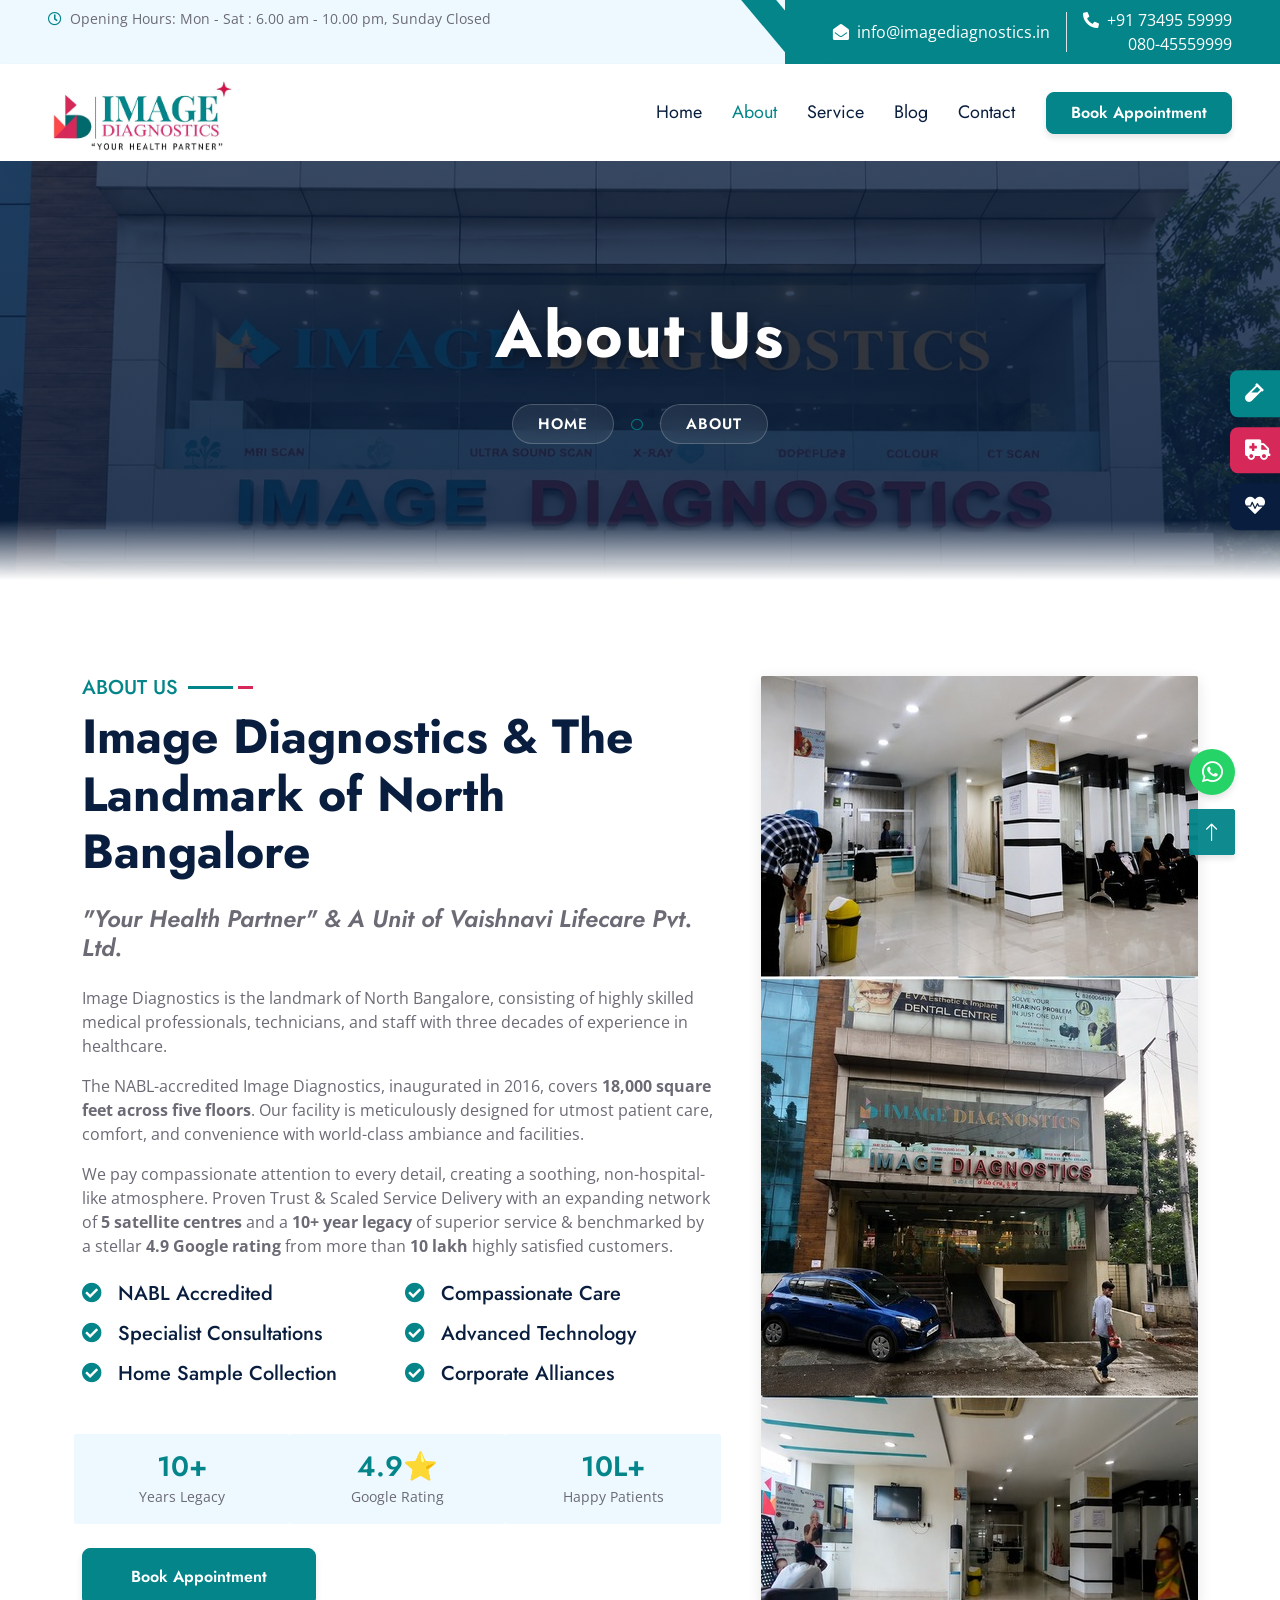
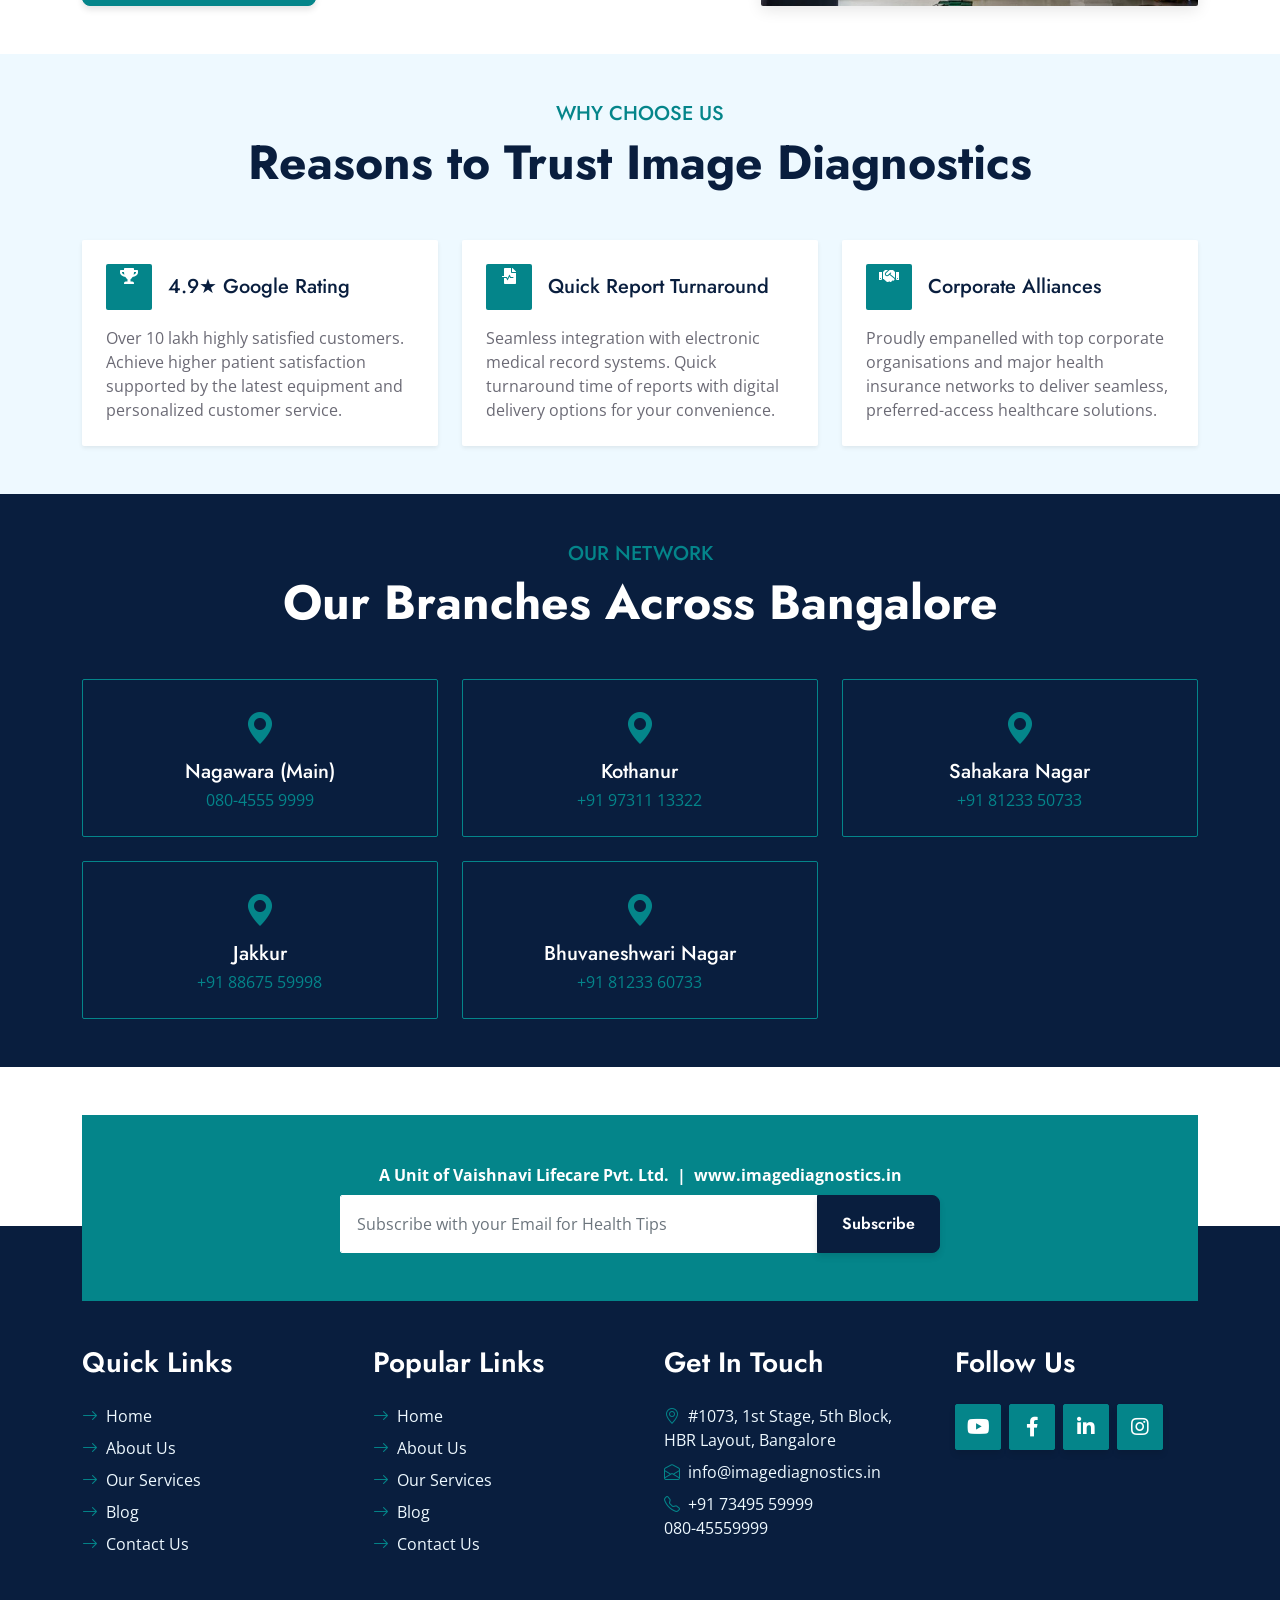
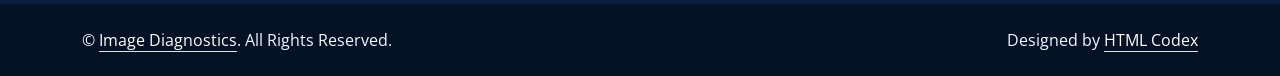
<file: about.html>
<!DOCTYPE html>
<html lang="en">

<head>
    <meta charset="utf-8">
    <title>Image Diagnostics - Your Health Partner</title>
    <meta content="width=device-width, initial-scale=1.0" name="viewport">
    <meta content="Free HTML Templates" name="keywords">
    <meta content="Free HTML Templates" name="description">

    <!-- Favicon -->
    <link href="img/image_diagnostics_favicon.ico" rel="icon">

    <!-- Google Web Fonts -->
    <link rel="preconnect" href="https://fonts.gstatic.com">
    <link
        href="https://fonts.googleapis.com/css2?family=Jost:wght@500;600;700&family=Open+Sans:wght@400;600&display=swap"
        rel="stylesheet">

    <!-- Icon Font Stylesheet -->
    <link href="https://cdnjs.cloudflare.com/ajax/libs/font-awesome/5.10.0/css/all.min.css" rel="stylesheet">
    <link href="https://cdn.jsdelivr.net/npm/bootstrap-icons@1.4.1/font/bootstrap-icons.css" rel="stylesheet">

    <!-- Libraries Stylesheet -->
    <link href="lib/animate/animate.min.css" rel="stylesheet">

    <!-- Customized Bootstrap Stylesheet -->
    <link href="css/bootstrap.min.css" rel="stylesheet">

    <!-- Template Stylesheet -->
    <link href="css/style.css" rel="stylesheet">
</head>

<body>
    <!-- Spinner Start -->
    <div id="spinner"
        class="show bg-white position-fixed translate-middle w-100 vh-100 top-50 start-50 d-flex align-items-center justify-content-center">
        <div class="spinner-grow text-primary m-1" role="status">
            <span class="sr-only">Loading...</span>
        </div>
        <div class="spinner-grow text-dark m-1" role="status">
            <span class="sr-only">Loading...</span>
        </div>
        <div class="spinner-grow text-secondary m-1" role="status">
            <span class="sr-only">Loading...</span>
        </div>
    </div>
    <!-- Spinner End -->


    <!-- Topbar Start -->
    <div class="container-fluid bg-light ps-5 pe-0 d-none d-lg-block">
        <div class="row gx-0">
            <div class="col-md-6 text-center text-lg-start mb-2 mb-lg-0">
                <div class="d-inline-flex align-items-center">
                    <small class="py-2"><i class="far fa-clock text-primary me-2"></i>Opening Hours: Mon - Sat : 6.00 am
                        - 10.00 pm, Sunday Closed </small>
                </div>
            </div>
            <div class="col-md-6 text-center text-lg-end">
                <div class="position-relative d-inline-flex align-items-center bg-primary text-white top-shape px-5">
                    <div class="me-3 pe-3 border-end py-2">
                        <p class="m-0"><i class="fa fa-envelope-open me-2"></i><a href="mailto:info@imagediagnostics.in"
                                class="text-white text-decoration-none">info@imagediagnostics.in</a></p>
                    </div>
                    <div class="py-2">
                        <p class="m-0"><i class="fa fa-phone-alt me-2"></i><a href="tel:+917349559999"
                                class="text-white text-decoration-none">+91 73495 59999</a><br><a href="tel:08045559999"
                                class="text-white text-decoration-none">080-45559999</a></p>
                    </div>
                </div>
            </div>
        </div>
    </div>
    <!-- Topbar End -->


    <!-- Navbar Start -->
    <nav class="navbar navbar-expand-lg bg-white navbar-light shadow-sm px-5 py-3 py-lg-0">
        <a href="index.html" class="navbar-brand p-0">
            <img src="img/index_img.jpeg" alt="Image Diagnostics" style="max-height: 80px; margin-top: 5px;">
        </a>
        <button class="navbar-toggler" type="button" data-bs-toggle="collapse" data-bs-target="#navbarCollapse">
            <span class="navbar-toggler-icon"></span>
        </button>
        <div class="collapse navbar-collapse" id="navbarCollapse">
            <div class="navbar-nav ms-auto py-0">
                <a href="index.html" class="nav-item nav-link">Home</a>
                <a href="about.html" class="nav-item nav-link active">About</a>
                <a href="service.html" class="nav-item nav-link">Service</a>
                <a href="blog.html" class="nav-item nav-link">Blog</a>
                <a href="contact.html" class="nav-item nav-link">Contact</a>
            </div>
            <a href="appointment.html" class="btn btn-primary py-2 px-4 ms-3" style="border-radius: 8px;">Book
                Appointment</a>
        </div>
    </nav>
    <!-- Navbar End -->


    <!-- Hero Start -->
    <div class="container-fluid bg-primary py-5 hero-header mb-5">
        <div class="row py-3">
            <div class="col-12 text-center">
                <h1 class="display-3 text-white animated zoomIn">About Us</h1>
                <a href="index.html" class="h4 text-white">Home</a>
                <i class="far fa-circle text-white px-2"></i>
                <a href="about.html" class="h4 text-white">About</a>
            </div>
        </div>
    </div>
    <!-- Hero End -->


    <!-- About Start -->
    <div class="container-fluid py-5 wow fadeInUp" data-wow-delay="0.1s">
        <div class="container">
            <div class="row g-5">
                <div class="col-lg-7">
                    <div class="section-title mb-4">
                        <h5 class="position-relative d-inline-block text-primary text-uppercase">About Us</h5>
                        <h1 class="display-5 mb-0">Image Diagnostics & The Landmark of North Bangalore</h1>
                    </div>
                    <h4 class="text-body fst-italic mb-4">"Your Health Partner" & A Unit of Vaishnavi Lifecare Pvt.
                        Ltd.</h4>
                    <p class="mb-3">Image Diagnostics is the landmark of North Bangalore, consisting of highly skilled
                        medical professionals, technicians, and staff with three decades of experience in healthcare.
                    </p>
                    <p class="mb-3">The NABL-accredited Image Diagnostics, inaugurated in 2016, covers <strong>18,000
                            square feet across five floors</strong>. Our facility is meticulously designed for utmost
                        patient care, comfort, and convenience with world-class ambiance and facilities.</p>
                    <p class="mb-4">We pay compassionate attention to every detail, creating a soothing,
                        non-hospital-like atmosphere. Proven Trust &amp; Scaled Service Delivery with an expanding
                        network of <strong>5 satellite centres</strong> and a <strong>10+ year legacy</strong> of
                        superior service & benchmarked by a stellar <strong>4.9 Google rating</strong> from more than
                        <strong>10 lakh</strong> highly satisfied customers.
                    </p>
                    <div class="row g-3">
                        <div class="col-sm-6 wow zoomIn" data-wow-delay="0.3s">
                            <h5 class="mb-3"><i class="fa fa-check-circle text-primary me-3"></i>NABL Accredited</h5>
                            <h5 class="mb-3"><i class="fa fa-check-circle text-primary me-3"></i>Specialist
                                Consultations</h5>
                            <h5 class="mb-3"><i class="fa fa-check-circle text-primary me-3"></i>Home Sample Collection
                            </h5>
                        </div>
                        <div class="col-sm-6 wow zoomIn" data-wow-delay="0.6s">
                            <h5 class="mb-3"><i class="fa fa-check-circle text-primary me-3"></i>Compassionate Care</h5>
                            <h5 class="mb-3"><i class="fa fa-check-circle text-primary me-3"></i>Advanced Technology
                            </h5>
                            <h5 class="mb-3"><i class="fa fa-check-circle text-primary me-3"></i>Corporate Alliances
                            </h5>
                        </div>
                    </div>
                    <!-- Stats Row -->
                    <div class="row g-3 mt-3">
                        <div class="col-4 text-center bg-light rounded py-3">
                            <h3 class="text-primary mb-0">10+</h3>
                            <small>Years Legacy</small>
                        </div>
                        <div class="col-4 text-center bg-light rounded py-3">
                            <h3 class="text-primary mb-0">4.9⭐</h3>
                            <small>Google Rating</small>
                        </div>
                        <div class="col-4 text-center bg-light rounded py-3">
                            <h3 class="text-primary mb-0">10L+</h3>
                            <small>Happy Patients</small>
                        </div>
                    </div>
                    <a href="appointment.html" class="btn btn-primary py-3 px-5 mt-4 wow zoomIn"
                        data-wow-delay="0.6s">Book Appointment</a>
                </div>
                <div class="col-lg-5" style="min-height: 500px;">
                    <div class="position-relative h-100">
                        <img class="position-absolute w-100 h-100 rounded wow zoomIn" data-wow-delay="0.9s"
                            src="img/about12.jpg" alt="Medical Diagnostic Workflow Diagram"
                            style="object-fit: cover; box-shadow: 0 4px 15px rgba(0,0,0,0.1);">
                    </div>
                </div>
            </div>
        </div>
    </div>
    <!-- About End -->


    <!-- Why Choose Us Start -->
    <div class="container-fluid py-5 wow fadeInUp" data-wow-delay="0.1s" style="background: #EEF9FF;">
        <div class="container">
            <div class="text-center mb-5">
                <h5 class="position-relative d-inline-block text-primary text-uppercase">Why Choose Us</h5>
                <h1 class="display-5 mb-0">Reasons to Trust Image Diagnostics</h1>
            </div>
            <div class="row g-4">
                <div class="col-lg-4 col-md-6 wow zoomIn" data-wow-delay="0.1s">
                    <div class="bg-white rounded p-4 h-100 shadow-sm">
                        <div class="d-flex align-items-center mb-3">
                            <div class="btn-lg-square bg-primary rounded me-3"><i class="fa fa-trophy text-white"></i>
                            </div>
                            <h5 class="mb-0">4.9&#9733; Google Rating</h5>
                        </div>
                        <p class="mb-0">Over 10 lakh highly satisfied customers. Achieve higher patient satisfaction
                            supported by the latest equipment and personalized customer service.</p>
                    </div>
                </div>
                <div class="col-lg-4 col-md-6 wow zoomIn" data-wow-delay="0.3s">
                    <div class="bg-white rounded p-4 h-100 shadow-sm">
                        <div class="d-flex align-items-center mb-3">
                            <div class="btn-lg-square bg-primary rounded me-3"><i
                                    class="fa fa-file-medical-alt text-white"></i></div>
                            <h5 class="mb-0">Quick Report Turnaround</h5>
                        </div>
                        <p class="mb-0">Seamless integration with electronic medical record systems. Quick turnaround
                            time of reports with digital delivery options for your convenience.</p>
                    </div>
                </div>
                <div class="col-lg-4 col-md-6 wow zoomIn" data-wow-delay="0.5s">
                    <div class="bg-white rounded p-4 h-100 shadow-sm">
                        <div class="d-flex align-items-center mb-3">
                            <div class="btn-lg-square bg-primary rounded me-3"><i
                                    class="fa fa-handshake text-white"></i></div>
                            <h5 class="mb-0">Corporate Alliances</h5>
                        </div>
                        <p class="mb-0">Proudly empanelled with top corporate organisations and major health insurance
                            networks to deliver seamless, preferred-access healthcare solutions.</p>
                    </div>
                </div>
            </div>
        </div>
    </div>
    <!-- Why Choose Us End -->


    <!-- Branches Start -->
    <div class="container-fluid bg-dark py-5 wow fadeInUp" data-wow-delay="0.1s">
        <div class="container">
            <div class="text-center mb-5">
                <h5 class="position-relative d-inline-block text-primary text-uppercase">Our Network</h5>
                <h1 class="display-5 text-white mb-0">Our Branches Across Bangalore</h1>
            </div>
            <div class="row g-4 text-center">
                <div class="col-lg-4 col-md-6 wow zoomIn" data-wow-delay="0.1s">
                    <div class="border border-primary rounded p-4">
                        <i class="bi bi-geo-alt-fill text-primary fs-2 d-block mb-2"></i>
                        <h5 class="text-white mb-1">Nagawara (Main)</h5>
                        <a href="tel:+918045559999" class="text-primary text-decoration-none">080-4555 9999</a>
                    </div>
                </div>
                <div class="col-lg-4 col-md-6 wow zoomIn" data-wow-delay="0.2s">
                    <div class="border border-primary rounded p-4">
                        <i class="bi bi-geo-alt-fill text-primary fs-2 d-block mb-2"></i>
                        <h5 class="text-white mb-1">Kothanur</h5>
                        <a href="tel:+919731113322" class="text-primary text-decoration-none">+91 97311 13322</a>
                    </div>
                </div>
                <div class="col-lg-4 col-md-6 wow zoomIn" data-wow-delay="0.3s">
                    <div class="border border-primary rounded p-4">
                        <i class="bi bi-geo-alt-fill text-primary fs-2 d-block mb-2"></i>
                        <h5 class="text-white mb-1">Sahakara Nagar</h5>
                        <a href="tel:+918123350733" class="text-primary text-decoration-none">+91 81233 50733</a>
                    </div>
                </div>
                <div class="col-lg-4 col-md-6 wow zoomIn" data-wow-delay="0.4s">
                    <div class="border border-primary rounded p-4">
                        <i class="bi bi-geo-alt-fill text-primary fs-2 d-block mb-2"></i>
                        <h5 class="text-white mb-1">Jakkur</h5>
                        <a href="tel:+918867559998" class="text-primary text-decoration-none">+91 88675 59998</a>
                    </div>
                </div>
                <div class="col-lg-4 col-md-6 wow zoomIn" data-wow-delay="0.5s">
                    <div class="border border-primary rounded p-4">
                        <i class="bi bi-geo-alt-fill text-primary fs-2 d-block mb-2"></i>
                        <h5 class="text-white mb-1">Bhuvaneshwari Nagar</h5>
                        <a href="tel:+918123360733" class="text-primary text-decoration-none">+91 81233 60733</a>
                    </div>
                </div>
                <!-- <div class="col-lg-4 col-md-6 wow zoomIn" data-wow-delay="0.6s">
                    <div class="border border-primary rounded p-4">
                        <i class="bi bi-geo-alt-fill text-primary fs-2 d-block mb-2"></i>
                        <h5 class="text-white mb-1">Bharathiya City</h5>
                        <a href="tel:+919686357373" class="text-primary text-decoration-none">+91 96863 57373</a>
                    </div>
                </div> -->
            </div>
        </div>
    </div>
    <!-- Branches End -->


    <!-- Newsletter Start -->
    <div class="container-fluid position-relative pt-5 wow fadeInUp" data-wow-delay="0.1s" style="z-index: 1;">
        <div class="container">
            <div class="bg-primary p-5">
                <p class="text-white text-center mb-2 fw-bold">A Unit of Vaishnavi Lifecare Pvt. Ltd. &nbsp;|&nbsp; <a
                        href="https://www.imagediagnostics.in" target="_blank"
                        class="text-white">www.imagediagnostics.in</a></p>
                <form class="mx-auto" style="max-width: 600px;">
                    <div class="input-group">
                        <input type="email" class="form-control border-white p-3"
                            placeholder="Subscribe with your Email for Health Tips">
                        <button class="btn btn-dark px-4">Subscribe</button>
                    </div>
                </form>
            </div>
        </div>
    </div>
    <!-- Newsletter End -->


    <!-- Footer Start -->
    <div class="container-fluid bg-dark text-light py-5 wow fadeInUp" data-wow-delay="0.3s" style="margin-top: -75px;">
        <div class="container pt-5">
            <div class="row g-5 pt-4">
                <div class="col-lg-3 col-md-6">
                    <h3 class="text-white mb-4">Quick Links</h3>
                    <div class="d-flex flex-column justify-content-start">
                        <a class="text-light mb-2" href="index.html"><i
                                class="bi bi-arrow-right text-primary me-2"></i>Home</a>
                        <a class="text-light mb-2" href="about.html"><i
                                class="bi bi-arrow-right text-primary me-2"></i>About Us</a>
                        <a class="text-light mb-2" href="service.html"><i
                                class="bi bi-arrow-right text-primary me-2"></i>Our Services</a>
                        <a class="text-light mb-2" href="blog.html"><i
                                class="bi bi-arrow-right text-primary me-2"></i>Blog</a>
                        <a class="text-light" href="contact.html"><i
                                class="bi bi-arrow-right text-primary me-2"></i>Contact Us</a>
                    </div>
                </div>
                <div class="col-lg-3 col-md-6">
                    <h3 class="text-white mb-4">Popular Links</h3>
                    <div class="d-flex flex-column justify-content-start">
                        <a class="text-light mb-2" href="index.html"><i
                                class="bi bi-arrow-right text-primary me-2"></i>Home</a>
                        <a class="text-light mb-2" href="about.html"><i
                                class="bi bi-arrow-right text-primary me-2"></i>About Us</a>
                        <a class="text-light mb-2" href="service.html"><i
                                class="bi bi-arrow-right text-primary me-2"></i>Our Services</a>
                        <a class="text-light mb-2" href="blog.html"><i
                                class="bi bi-arrow-right text-primary me-2"></i>Blog</a>
                        <a class="text-light" href="contact.html"><i
                                class="bi bi-arrow-right text-primary me-2"></i>Contact Us</a>
                    </div>
                </div>
                <div class="col-lg-3 col-md-6">
                    <h3 class="text-white mb-4">Get In Touch</h3>
                    <p class="mb-2"><i class="bi bi-geo-alt text-primary me-2"></i>#1073, 1st Stage, 5th Block, HBR
                        Layout, Bangalore</p>
                    <p class="mb-2"><i class="bi bi-envelope-open text-primary me-2"></i><a
                            href="mailto:info@imagediagnostics.in"
                            class="text-light text-decoration-none">info@imagediagnostics.in</a></p>
                    <p class="mb-0"><i class="bi bi-telephone text-primary me-2"></i><a href="tel:+917349559999"
                            class="text-light text-decoration-none">+91 73495 59999</a><br><a href="tel:08045559999"
                            class="text-light text-decoration-none">080-45559999</a></p>
                </div>
                <div class="col-lg-3 col-md-6">
                    <h3 class="text-white mb-4">Follow Us</h3>
                    <div class="d-flex">
                        <a class="btn btn-lg btn-primary btn-lg-square rounded me-2"
                            href="https://www.youtube.com/@imagediagnostics7093" target="_blank"
                            rel="noopener noreferrer"><i class="fab fa-youtube fw-normal"></i></a>
                        <a class="btn btn-lg btn-primary btn-lg-square rounded me-2"
                            href="https://www.facebook.com/share/1EjTans8A4/?mibextid=wwXIfr" target="_blank"
                            rel="noopener noreferrer"><i class="fab fa-facebook-f fw-normal"></i></a>
                        <a class="btn btn-lg btn-primary btn-lg-square rounded me-2"
                            href="https://www.linkedin.com/in/image-diagnostics-4b1842392" target="_blank"
                            rel="noopener noreferrer"><i class="fab fa-linkedin-in fw-normal"></i></a>
                        <a class="btn btn-lg btn-primary btn-lg-square rounded"
                            href="https://www.instagram.com/image1diagnostics" target="_blank"
                            rel="noopener noreferrer"><i class="fab fa-instagram fw-normal"></i></a>
                    </div>
                </div>
            </div>
        </div>
    </div>
    <div class="container-fluid text-light py-4" style="background: #051225;">
        <div class="container">
            <div class="row g-0">
                <div class="col-md-6 text-center text-md-start">
                    <p class="mb-md-0">&copy; <a class="text-white border-bottom" href="index.html">Image
                            Diagnostics</a>. All Rights Reserved.</p>
                </div>
                <div class="col-md-6 text-center text-md-end">
                    <!--/*** The authorâ€™s attribution link below must remain intact on your website. ***/-->
                    <!--/*** If you wish to remove this credit link, please purchase the Pro Version from https://htmlcodex.com . ***/-->
                    <p class="mb-0">Designed by <a class="text-white border-bottom" href="https://htmlcodex.com">HTML
                            Codex</a></p>
                </div>
            </div>
        </div>
    </div>
    <!-- Footer End -->


    <!-- Back to Top -->
    <a href="#" class="btn btn-lg btn-primary btn-lg-square rounded back-to-top"><i class="bi bi-arrow-up"></i></a>

    <!-- Floating Services Sidebar -->
    <div class="floating-services">
        <a href="appointment.html" class="floating-service-item" title="Blood Sample Collection">
            <i class="fas fa-vial"></i>
            <span>Blood Collection</span>
        </a>
        <a href="contact.html" class="floating-service-item" title="Free Ambulance Within 5Km">
            <i class="fas fa-ambulance"></i>
            <span>Free Ambulance Within 5Km</span>
        </a>
        <a href="service.html" class="floating-service-item" title="ECG at Home">
            <i class="fas fa-heartbeat"></i>
            <span>ECG at Home</span>
        </a>
    </div>

    <!-- WhatsApp Icon -->
    <a href="https://wa.me/917349559999" class="whatsapp-icon" target="_blank" rel="noopener noreferrer"><i
            class="fab fa-whatsapp"></i></a>


    <!-- JavaScript Libraries -->
    <script src="https://code.jquery.com/jquery-3.4.1.min.js"></script>
    <script src="https://cdn.jsdelivr.net/npm/bootstrap@5.0.0/dist/js/bootstrap.bundle.min.js"></script>
    <script src="lib/wow/wow.min.js"></script>
    <script src="lib/easing/easing.min.js"></script>
    <script src="lib/waypoints/waypoints.min.js"></script>

    <!-- Template Javascript -->
    <script src="js/main.js"></script>
</body>

</html>
</file>
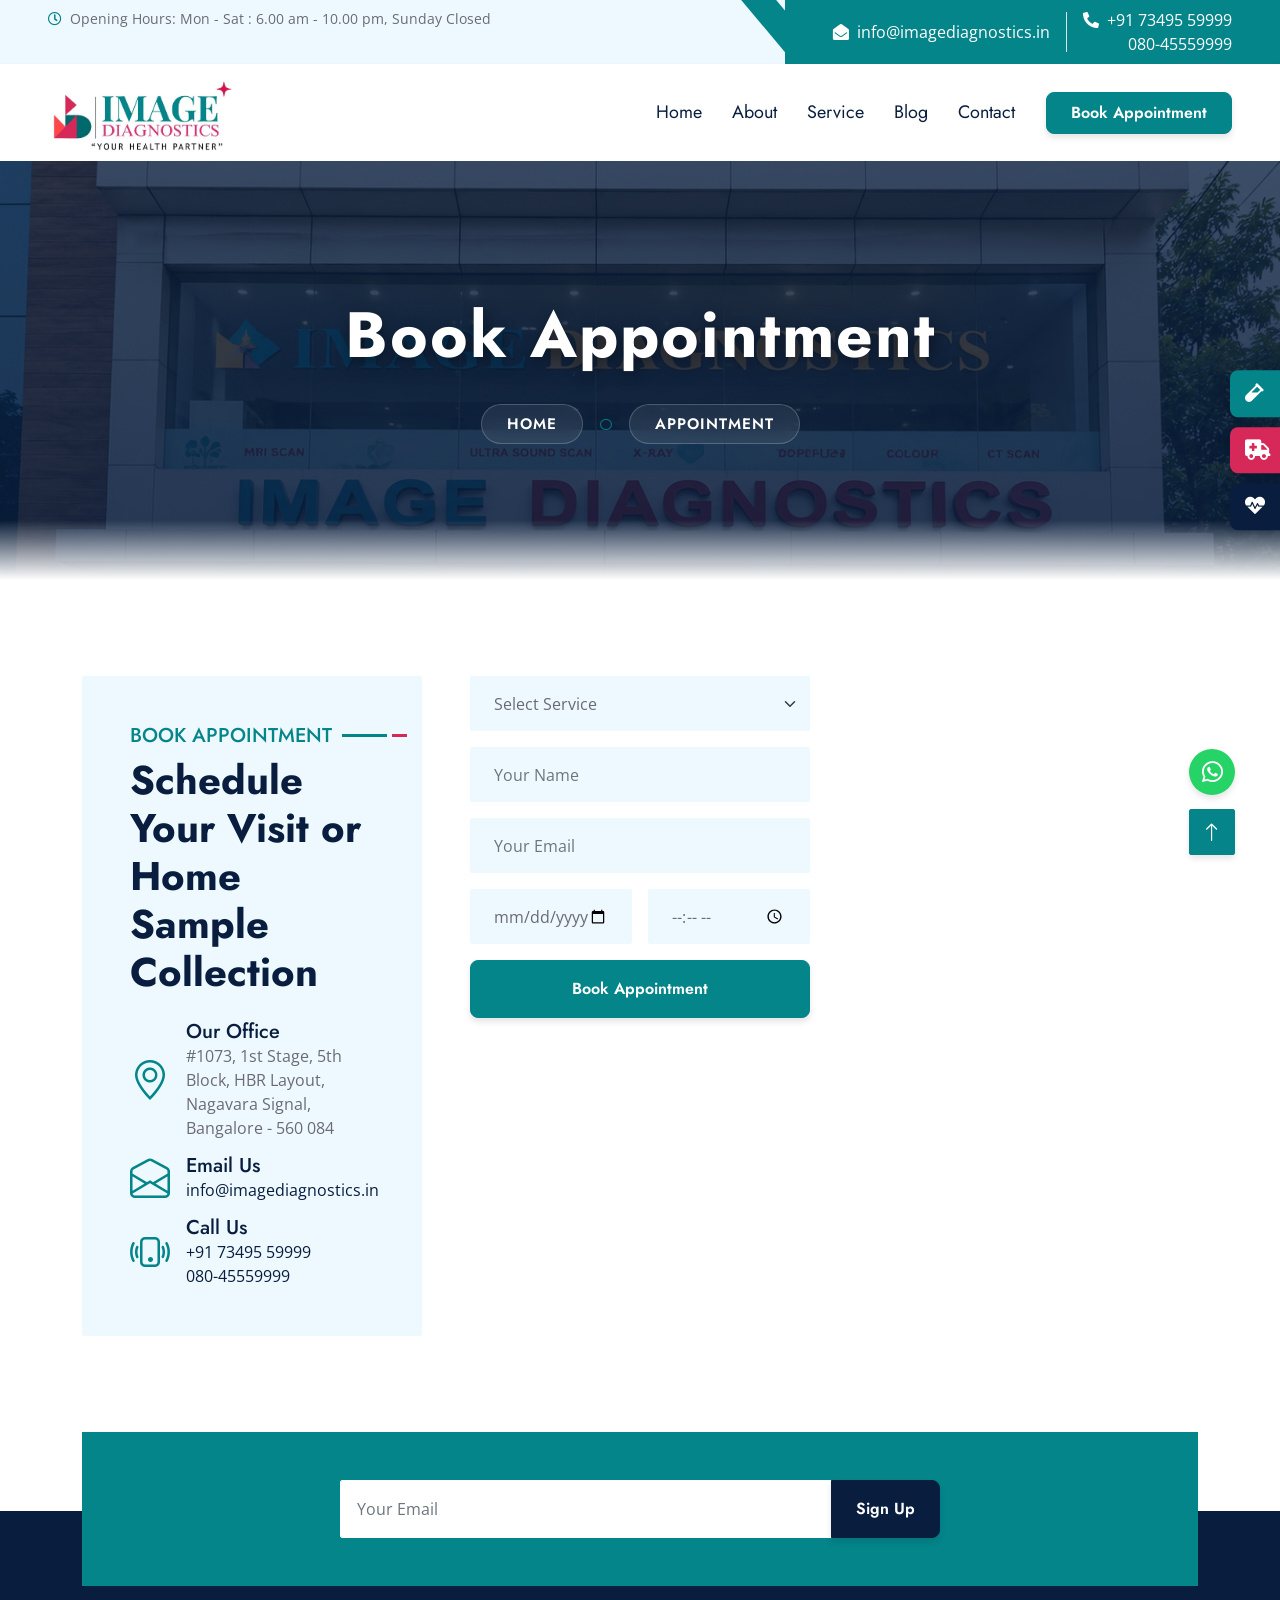
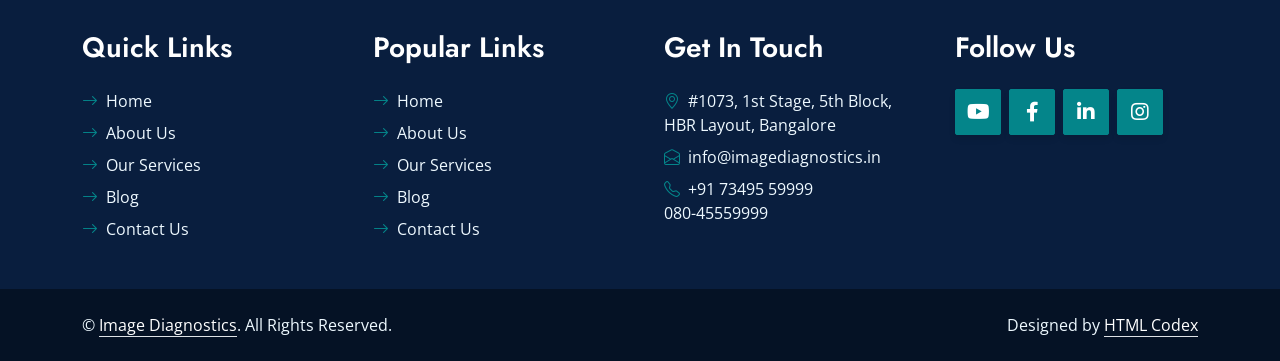
<file: appointment.html>
<!DOCTYPE html>
<html lang="en">

<head>
    <meta charset="utf-8">
    <title>Image Diagnostics - Your Health Partner</title>
    <meta content="width=device-width, initial-scale=1.0" name="viewport">
    <meta content="Free HTML Templates" name="keywords">
    <meta content="Free HTML Templates" name="description">

    <!-- Favicon -->
    <link href="img/image_diagnostics_favicon.ico" rel="icon">

    <!-- Google Web Fonts -->
    <link rel="preconnect" href="https://fonts.gstatic.com">
    <link
        href="https://fonts.googleapis.com/css2?family=Jost:wght@500;600;700&family=Open+Sans:wght@400;600&display=swap"
        rel="stylesheet">

    <!-- Icon Font Stylesheet -->
    <link href="https://cdnjs.cloudflare.com/ajax/libs/font-awesome/5.10.0/css/all.min.css" rel="stylesheet">
    <link href="https://cdn.jsdelivr.net/npm/bootstrap-icons@1.4.1/font/bootstrap-icons.css" rel="stylesheet">

    <!-- Libraries Stylesheet -->
    <link href="lib/animate/animate.min.css" rel="stylesheet">

    <!-- Customized Bootstrap Stylesheet -->
    <link href="css/bootstrap.min.css" rel="stylesheet">

    <!-- Template Stylesheet -->
    <link href="css/style.css" rel="stylesheet">
</head>

<body>
    <!-- Spinner Start -->
    <div id="spinner"
        class="show bg-white position-fixed translate-middle w-100 vh-100 top-50 start-50 d-flex align-items-center justify-content-center">
        <div class="spinner-grow text-primary m-1" role="status">
            <span class="sr-only">Loading...</span>
        </div>
        <div class="spinner-grow text-dark m-1" role="status">
            <span class="sr-only">Loading...</span>
        </div>
        <div class="spinner-grow text-secondary m-1" role="status">
            <span class="sr-only">Loading...</span>
        </div>
    </div>
    <!-- Spinner End -->


    <!-- Topbar Start -->
    <div class="container-fluid bg-light ps-5 pe-0 d-none d-lg-block">
        <div class="row gx-0">
            <div class="col-md-6 text-center text-lg-start mb-2 mb-lg-0">
                <div class="d-inline-flex align-items-center">
                    <small class="py-2"><i class="far fa-clock text-primary me-2"></i>Opening Hours: Mon - Sat : 6.00 am
                        - 10.00 pm, Sunday Closed </small>
                </div>
            </div>
            <div class="col-md-6 text-center text-lg-end">
                <div class="position-relative d-inline-flex align-items-center bg-primary text-white top-shape px-5">
                    <div class="me-3 pe-3 border-end py-2">
                        <p class="m-0"><i class="fa fa-envelope-open me-2"></i><a href="mailto:info@imagediagnostics.in"
                                class="text-white text-decoration-none">info@imagediagnostics.in</a></p>
                    </div>
                    <div class="py-2">
                        <p class="m-0"><i class="fa fa-phone-alt me-2"></i><a href="tel:+917349559999"
                                class="text-white text-decoration-none">+91 73495 59999</a><br><a href="tel:08045559999"
                                class="text-white text-decoration-none">080-45559999</a></p>
                    </div>
                </div>
            </div>
        </div>
    </div>
    <!-- Topbar End -->


    <!-- Navbar Start -->
    <nav class="navbar navbar-expand-lg bg-white navbar-light shadow-sm px-5 py-3 py-lg-0">
        <a href="index.html" class="navbar-brand p-0">
            <img src="img/index_img.jpeg" alt="Image Diagnostics" style="max-height: 80px; margin-top: 5px;">
        </a>
        <button class="navbar-toggler" type="button" data-bs-toggle="collapse" data-bs-target="#navbarCollapse">
            <span class="navbar-toggler-icon"></span>
        </button>
        <div class="collapse navbar-collapse" id="navbarCollapse">
            <div class="navbar-nav ms-auto py-0">
                <a href="index.html" class="nav-item nav-link">Home</a>
                <a href="about.html" class="nav-item nav-link">About</a>
                <a href="service.html" class="nav-item nav-link">Service</a>
                <a href="blog.html" class="nav-item nav-link">Blog</a>
                <a href="contact.html" class="nav-item nav-link">Contact</a>
            </div>
            <a href="appointment.html" class="btn btn-primary py-2 px-4 ms-3" style="border-radius: 8px;">Book
                Appointment</a>
        </div>
    </nav>
    <!-- Navbar End -->


    <!-- Hero Start -->
    <div class="container-fluid bg-primary py-5 hero-header mb-5">
        <div class="row py-3">
            <div class="col-12 text-center">
                <h1 class="display-3 text-white animated zoomIn">Book Appointment</h1>
                <a href="index.html" class="h4 text-white">Home</a>
                <i class="far fa-circle text-white px-2"></i>
                <a href="appointment.html" class="h4 text-white">Appointment</a>
            </div>
        </div>
    </div>
    <!-- Hero End -->


    <!-- Contact Start -->
    <div class="container-fluid py-5">
        <div class="container">
            <div class="row g-5">
                <div class="col-xl-4 col-lg-6 wow slideInUp" data-wow-delay="0.1s">
                    <div class="bg-light rounded h-100 p-5">
                        <div class="section-title">
                            <h5 class="position-relative d-inline-block text-primary text-uppercase">Book Appointment
                            </h5>
                            <h1 class="display-6 mb-4">Schedule Your Visit or Home Sample Collection</h1>
                        </div>
                        <div class="d-flex align-items-center mb-2">
                            <i class="bi bi-geo-alt fs-1 text-primary me-3"></i>
                            <div class="text-start">
                                <h5 class="mb-0">Our Office</h5>
                                <span>#1073, 1st Stage, 5th Block, HBR Layout, Nagavara Signal, Bangalore - 560
                                    084</span>
                            </div>
                        </div>
                        <div class="d-flex align-items-center mb-2">
                            <i class="bi bi-envelope-open fs-1 text-primary me-3"></i>
                            <div class="text-start">
                                <h5 class="mb-0">Email Us</h5>
                                <span><a href="mailto:info@imagediagnostics.in"
                                        class="text-dark text-decoration-none">info@imagediagnostics.in</a></span>
                            </div>
                        </div>
                        <div class="d-flex align-items-center">
                            <i class="bi bi-phone-vibrate fs-1 text-primary me-3"></i>
                            <div class="text-start">
                                <h5 class="mb-0">Call Us</h5>
                                <span><a href="tel:+917349559999" class="text-dark text-decoration-none">+91 73495
                                        59999</a><br><a href="tel:08045559999" class="text-dark text-decoration-none">080-45559999</a></span>
                            </div>
                        </div>
                    </div>
                </div>
                <div class="col-xl-4 col-lg-6 wow slideInUp" data-wow-delay="0.3s">
                    <form data-formsubmit data-subject="New Appointment Booking from Website">
                        <input type="hidden" name="_template" value="table">
                        <input type="hidden" name="Form Source" value="Appointment Booking Form">
                        <div class="row g-3">
                            <div class="col-12">
                                <select name="Service" class="form-select border-0 bg-light px-4" style="height: 55px;" required>
                                    <option value="" selected>Select Service</option>
                                    <option value="MRI Scan">MRI Scan</option>
                                    <option value="CT Scan">CT Scan</option>
                                    <option value="Digital X-Ray / Ultrasound">Digital X-Ray / Ultrasound</option>
                                    <option value="Home Sample Collection">Home Sample Collection</option>
                                    <option value="Other">Other</option>
                                </select>
                            </div>
                            <div class="col-12">
                                <input type="text" name="Name" class="form-control border-0 bg-light px-4" placeholder="Your Name"
                                    style="height: 55px;" required>
                            </div>
                            <div class="col-12">
                                <input type="email" name="Email" class="form-control border-0 bg-light px-4" placeholder="Your Email"
                                    style="height: 55px;" required>
                            </div>
                            <div class="col-12">
                                <div class="row g-3">
                                    <div class="col-6">
                                        <input type="date" name="Preferred Date" class="form-control border-0 bg-light px-4"
                                            placeholder="Date" style="height: 55px;" required>
                                    </div>
                                    <div class="col-6">
                                        <input type="time" name="Preferred Time" class="form-control border-0 bg-light px-4"
                                            placeholder="Time" style="height: 55px;" required>
                                    </div>
                                </div>
                            </div>
                            <div class="col-12">
                                <button class="btn btn-primary w-100 py-3" type="submit">Book Appointment</button>
                            </div>
                        </div>
                    </form>
                </div>
                <div class="col-xl-4 col-lg-12 wow slideInUp" data-wow-delay="0.6s">
                    <iframe src="https://www.google.com/maps/embed?pb=!1m14!1m8!1m3!1d348.58407619616685!2d77.6247588!3d13.0398811!3m2!1i1024!2i768!4f13.1!3m3!1m2!1s0x3bae176c7863fdb1%3A0x385616165ba6721d!2sImage%20Diagnostics!5e1!3m2!1sen!2sin!4v1781852575539!5m2!1sen!2sin" width="600" height="450" style="border:0;" allowfullscreen="" loading="lazy" referrerpolicy="no-referrer-when-downgrade"></iframe>
                </div>
            </div>
        </div>
    </div>
    <!-- Contact End -->


    <!-- Newsletter Start -->
    <div class="container-fluid position-relative pt-5 wow fadeInUp" data-wow-delay="0.1s" style="z-index: 1;">
        <div class="container">
            <div class="bg-primary p-5">
                <form class="mx-auto" style="max-width: 600px;">
                    <div class="input-group">
                        <input type="text" class="form-control border-white p-3" placeholder="Your Email">
                        <button class="btn btn-dark px-4">Sign Up</button>
                    </div>
                </form>
            </div>
        </div>
    </div>
    <!-- Newsletter End -->


    <!-- Footer Start -->
    <div class="container-fluid bg-dark text-light py-5 wow fadeInUp" data-wow-delay="0.3s" style="margin-top: -75px;">
        <div class="container pt-5">
            <div class="row g-5 pt-4">
                <div class="col-lg-3 col-md-6">
                    <h3 class="text-white mb-4">Quick Links</h3>
                    <div class="d-flex flex-column justify-content-start">
                        <a class="text-light mb-2" href="index.html"><i
                                class="bi bi-arrow-right text-primary me-2"></i>Home</a>
                        <a class="text-light mb-2" href="about.html"><i
                                class="bi bi-arrow-right text-primary me-2"></i>About Us</a>
                        <a class="text-light mb-2" href="service.html"><i
                                class="bi bi-arrow-right text-primary me-2"></i>Our Services</a>
                        <a class="text-light mb-2" href="blog.html"><i
                                class="bi bi-arrow-right text-primary me-2"></i>Blog</a>
                        <a class="text-light" href="contact.html"><i
                                class="bi bi-arrow-right text-primary me-2"></i>Contact Us</a>
                    </div>
                </div>
                <div class="col-lg-3 col-md-6">
                    <h3 class="text-white mb-4">Popular Links</h3>
                    <div class="d-flex flex-column justify-content-start">
                        <a class="text-light mb-2" href="index.html"><i
                                class="bi bi-arrow-right text-primary me-2"></i>Home</a>
                        <a class="text-light mb-2" href="about.html"><i
                                class="bi bi-arrow-right text-primary me-2"></i>About Us</a>
                        <a class="text-light mb-2" href="service.html"><i
                                class="bi bi-arrow-right text-primary me-2"></i>Our Services</a>
                        <a class="text-light mb-2" href="blog.html"><i
                                class="bi bi-arrow-right text-primary me-2"></i>Blog</a>
                        <a class="text-light" href="contact.html"><i
                                class="bi bi-arrow-right text-primary me-2"></i>Contact Us</a>
                    </div>
                </div>
                <div class="col-lg-3 col-md-6">
                    <h3 class="text-white mb-4">Get In Touch</h3>
                    <p class="mb-2"><i class="bi bi-geo-alt text-primary me-2"></i>#1073, 1st Stage, 5th Block, HBR
                        Layout, Bangalore</p>
                    <p class="mb-2"><i class="bi bi-envelope-open text-primary me-2"></i><a
                            href="mailto:info@imagediagnostics.in"
                            class="text-light text-decoration-none">info@imagediagnostics.in</a></p>
                    <p class="mb-0"><i class="bi bi-telephone text-primary me-2"></i><a href="tel:+917349559999"
                            class="text-light text-decoration-none">+91 73495 59999</a><br><a href="tel:08045559999"
                            class="text-light text-decoration-none">080-45559999</a></p>
                </div>
                <div class="col-lg-3 col-md-6">
                    <h3 class="text-white mb-4">Follow Us</h3>
                    <div class="d-flex">
                        <a class="btn btn-lg btn-primary btn-lg-square rounded me-2"
                            href="https://www.youtube.com/@imagediagnostics7093" target="_blank"
                            rel="noopener noreferrer"><i class="fab fa-youtube fw-normal"></i></a>
                        <a class="btn btn-lg btn-primary btn-lg-square rounded me-2"
                            href="https://www.facebook.com/share/1EjTans8A4/?mibextid=wwXIfr" target="_blank"
                            rel="noopener noreferrer"><i class="fab fa-facebook-f fw-normal"></i></a>
                        <a class="btn btn-lg btn-primary btn-lg-square rounded me-2"
                            href="https://www.linkedin.com/in/image-diagnostics-4b1842392" target="_blank"
                            rel="noopener noreferrer"><i class="fab fa-linkedin-in fw-normal"></i></a>
                        <a class="btn btn-lg btn-primary btn-lg-square rounded"
                            href="https://www.instagram.com/image1diagnostics" target="_blank"
                            rel="noopener noreferrer"><i class="fab fa-instagram fw-normal"></i></a>
                    </div>
                </div>
            </div>
        </div>
    </div>
    <div class="container-fluid text-light py-4" style="background: #051225;">
        <div class="container">
            <div class="row g-0">
                <div class="col-md-6 text-center text-md-start">
                    <p class="mb-md-0">&copy; <a class="text-white border-bottom" href="index.html">Image
                            Diagnostics</a>. All Rights Reserved.</p>
                </div>
                <div class="col-md-6 text-center text-md-end">
                    <!--/*** The authorâ€™s attribution link below must remain intact on your website. ***/-->
                    <!--/*** If you wish to remove this credit link, please purchase the Pro Version from https://htmlcodex.com . ***/-->
                    <p class="mb-0">Designed by <a class="text-white border-bottom" href="https://htmlcodex.com">HTML
                            Codex</a></p>
                </div>
            </div>
        </div>
    </div>
    <!-- Footer End -->


    <!-- Back to Top -->
    <a href="#" class="btn btn-lg btn-primary btn-lg-square rounded back-to-top"><i class="bi bi-arrow-up"></i></a>

    <!-- Floating Services Sidebar -->
    <div class="floating-services">
        <a href="appointment.html" class="floating-service-item" title="Blood Sample Collection">
            <i class="fas fa-vial"></i>
            <span>Blood Collection</span>
        </a>
        <a href="contact.html" class="floating-service-item" title="Free Ambulance Within 5Km">
            <i class="fas fa-ambulance"></i>
            <span>Free Ambulance Within 5Km</span>
        </a>
        <a href="service.html" class="floating-service-item" title="ECG at Home">
            <i class="fas fa-heartbeat"></i>
            <span>ECG at Home</span>
        </a>
    </div>

    <!-- WhatsApp Icon -->
    <a href="https://wa.me/917349559999" class="whatsapp-icon" target="_blank" rel="noopener noreferrer"><i
            class="fab fa-whatsapp"></i></a>


    <!-- JavaScript Libraries -->
    <script src="https://code.jquery.com/jquery-3.4.1.min.js"></script>
    <script src="https://cdn.jsdelivr.net/npm/bootstrap@5.0.0/dist/js/bootstrap.bundle.min.js"></script>
    <script src="lib/wow/wow.min.js"></script>
    <script src="lib/easing/easing.min.js"></script>
    <script src="lib/waypoints/waypoints.min.js"></script>

    <!-- Template Javascript -->
    <script src="js/main.js"></script>
    <!-- Form Handler -->
    <script src="js/form-handler.js"></script>
</body>

</html>
</file>
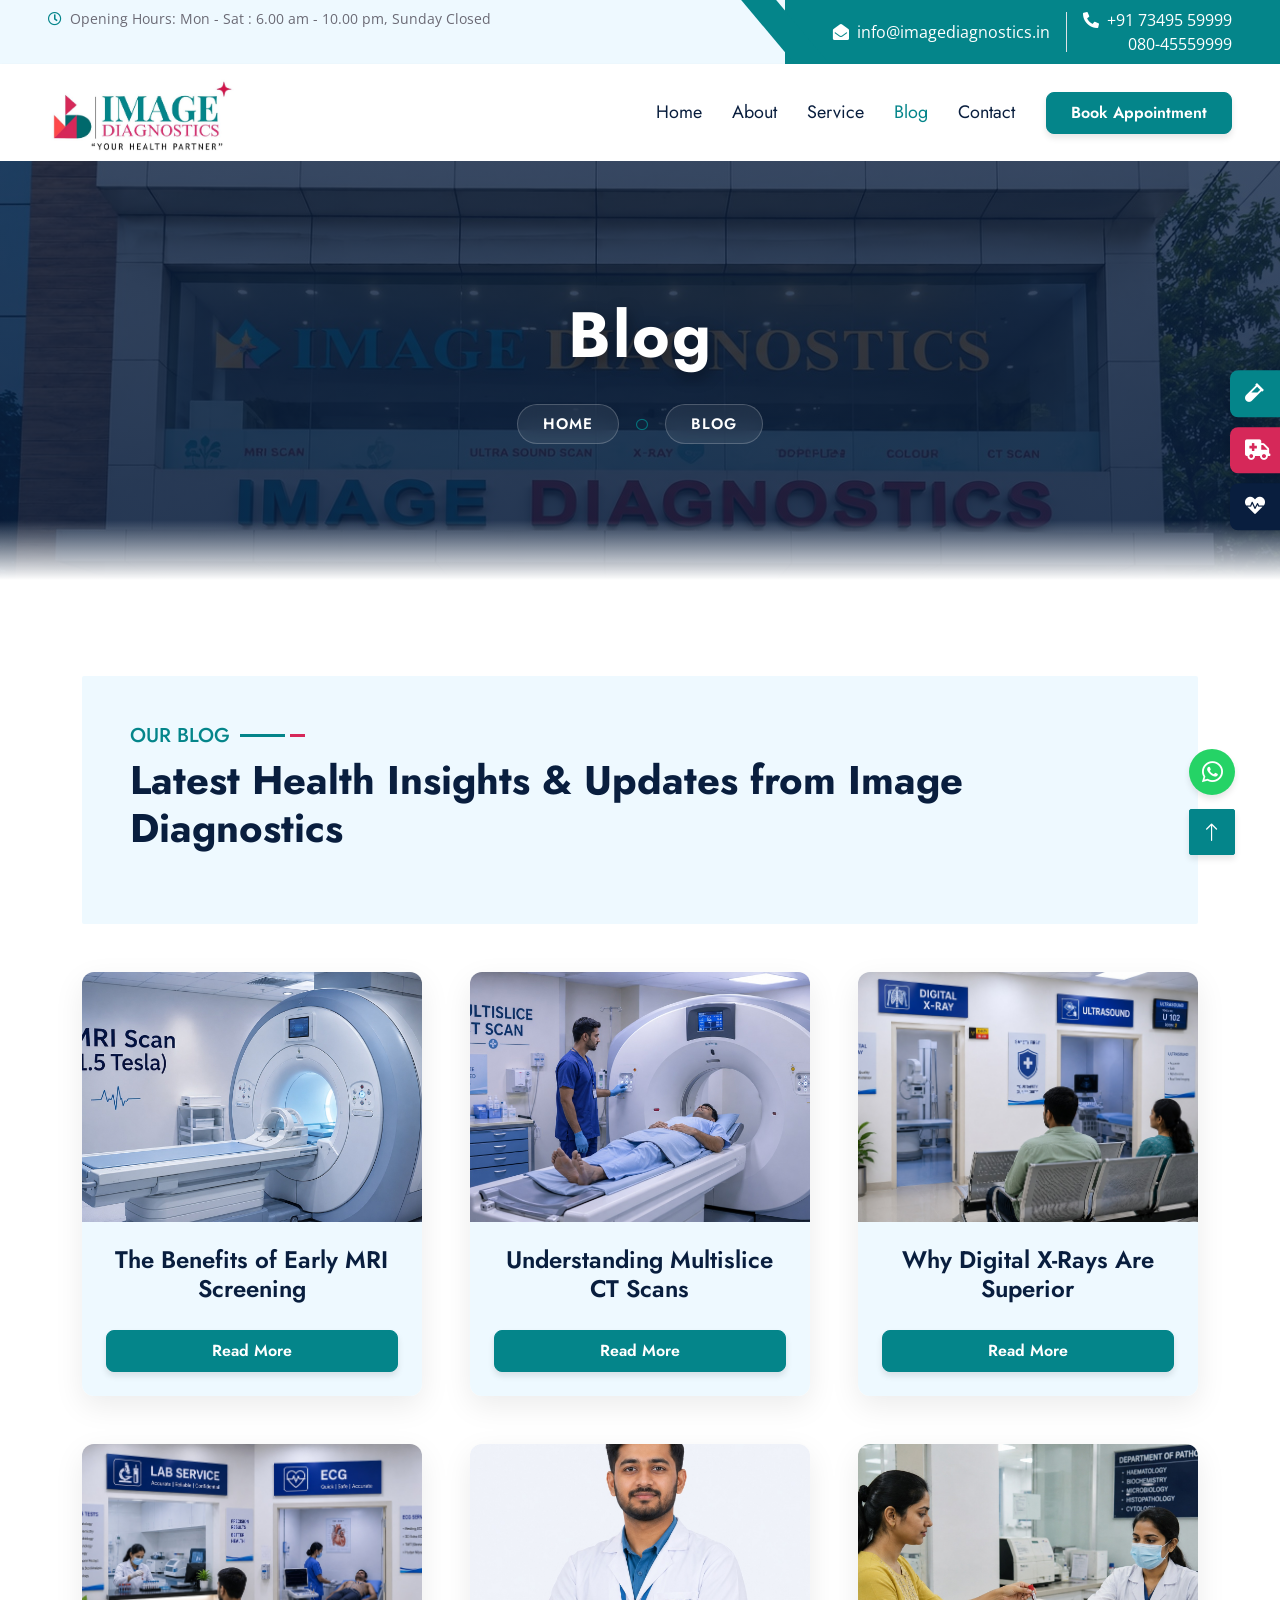
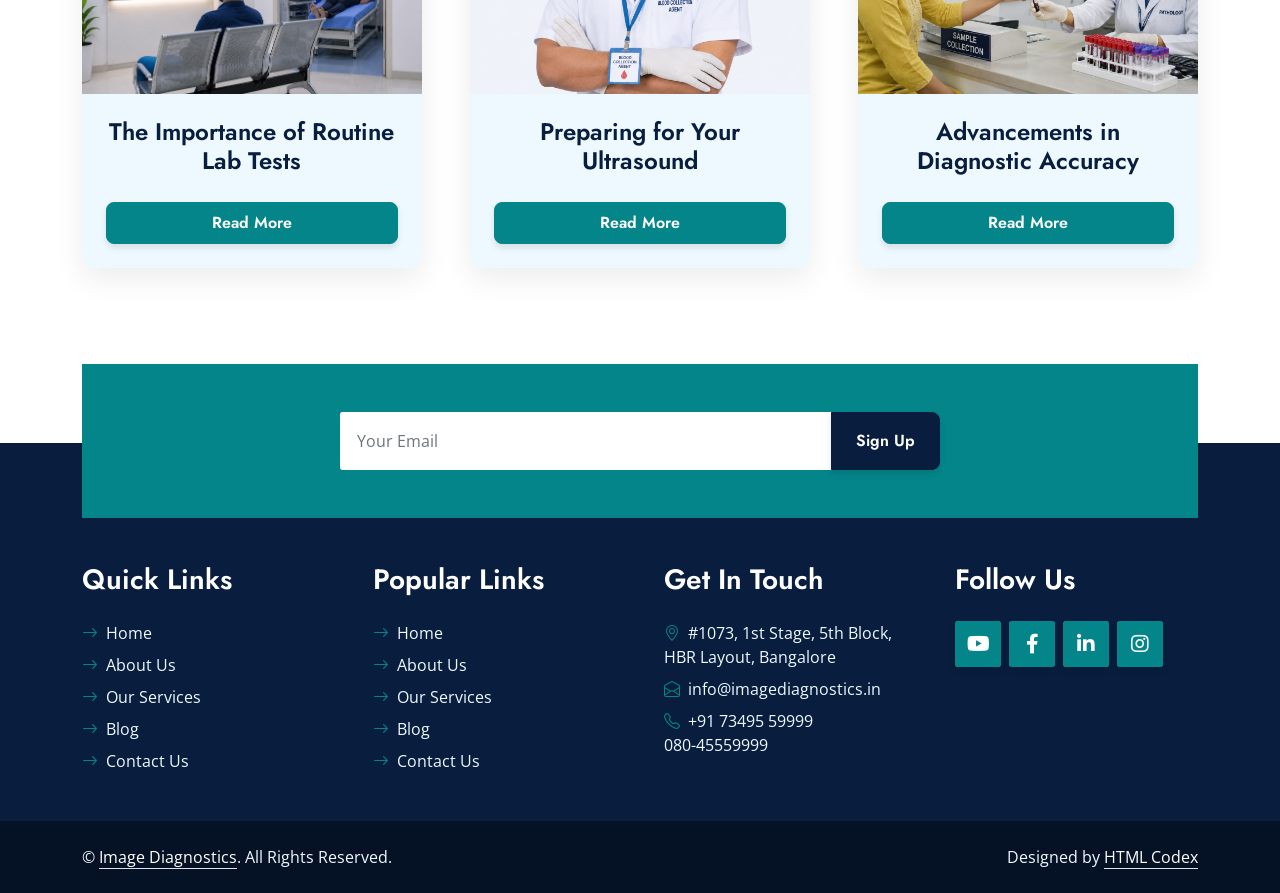
<file: blog.html>
<!DOCTYPE html>
<html lang="en">

<head>
    <meta charset="utf-8">
    <title>Image Diagnostics - Your Health Partner</title>
    <meta content="width=device-width, initial-scale=1.0" name="viewport">
    <meta content="Free HTML Templates" name="keywords">
    <meta content="Free HTML Templates" name="description">

    <!-- Favicon -->
    <link href="img/image_diagnostics_favicon.ico" rel="icon">

    <!-- Google Web Fonts -->
    <link rel="preconnect" href="https://fonts.gstatic.com">
    <link
        href="https://fonts.googleapis.com/css2?family=Jost:wght@500;600;700&family=Open+Sans:wght@400;600&display=swap"
        rel="stylesheet">

    <!-- Icon Font Stylesheet -->
    <link href="https://cdnjs.cloudflare.com/ajax/libs/font-awesome/5.10.0/css/all.min.css" rel="stylesheet">
    <link href="https://cdn.jsdelivr.net/npm/bootstrap-icons@1.4.1/font/bootstrap-icons.css" rel="stylesheet">

    <!-- Libraries Stylesheet -->
    <link href="lib/animate/animate.min.css" rel="stylesheet">

    <!-- Customized Bootstrap Stylesheet -->
    <link href="css/bootstrap.min.css" rel="stylesheet">

    <!-- Template Stylesheet -->
    <link href="css/style.css" rel="stylesheet">
</head>

<body>
    <!-- Spinner Start -->
    <div id="spinner"
        class="show bg-white position-fixed translate-middle w-100 vh-100 top-50 start-50 d-flex align-items-center justify-content-center">
        <div class="spinner-grow text-primary m-1" role="status">
            <span class="sr-only">Loading...</span>
        </div>
        <div class="spinner-grow text-dark m-1" role="status">
            <span class="sr-only">Loading...</span>
        </div>
        <div class="spinner-grow text-secondary m-1" role="status">
            <span class="sr-only">Loading...</span>
        </div>
    </div>
    <!-- Spinner End -->


    <!-- Topbar Start -->
    <div class="container-fluid bg-light ps-5 pe-0 d-none d-lg-block">
        <div class="row gx-0">
            <div class="col-md-6 text-center text-lg-start mb-2 mb-lg-0">
                <div class="d-inline-flex align-items-center">
                    <small class="py-2"><i class="far fa-clock text-primary me-2"></i>Opening Hours: Mon - Sat : 6.00 am
                        - 10.00 pm, Sunday Closed </small>
                </div>
            </div>
            <div class="col-md-6 text-center text-lg-end">
                <div class="position-relative d-inline-flex align-items-center bg-primary text-white top-shape px-5">
                    <div class="me-3 pe-3 border-end py-2">
                        <p class="m-0"><i class="fa fa-envelope-open me-2"></i><a href="mailto:info@imagediagnostics.in"
                                class="text-white text-decoration-none">info@imagediagnostics.in</a></p>
                    </div>
                    <div class="py-2">
                        <p class="m-0"><i class="fa fa-phone-alt me-2"></i><a href="tel:+917349559999"
                                class="text-white text-decoration-none">+91 73495 59999</a><br><a href="tel:08045559999"
                                class="text-white text-decoration-none">080-45559999</a></p>
                    </div>
                </div>
            </div>
        </div>
    </div>
    <!-- Topbar End -->


    <!-- Navbar Start -->
    <nav class="navbar navbar-expand-lg bg-white navbar-light shadow-sm px-5 py-3 py-lg-0">
        <a href="index.html" class="navbar-brand p-0">
            <img src="img/index_img.jpeg" alt="Image Diagnostics" style="max-height: 80px; margin-top: 5px;">
        </a>
        <button class="navbar-toggler" type="button" data-bs-toggle="collapse" data-bs-target="#navbarCollapse">
            <span class="navbar-toggler-icon"></span>
        </button>
        <div class="collapse navbar-collapse" id="navbarCollapse">
            <div class="navbar-nav ms-auto py-0">
                <a href="index.html" class="nav-item nav-link">Home</a>
                <a href="about.html" class="nav-item nav-link">About</a>
                <a href="service.html" class="nav-item nav-link">Service</a>
                <a href="blog.html" class="nav-item nav-link active">Blog</a>
                <a href="contact.html" class="nav-item nav-link">Contact</a>
            </div>
            <a href="appointment.html" class="btn btn-primary py-2 px-4 ms-3" style="border-radius: 8px;">Book
                Appointment</a>
        </div>
    </nav>
    <!-- Navbar End -->


    <!-- Hero Start -->
    <div class="container-fluid bg-primary py-5 hero-header mb-5">
        <div class="row py-3">
            <div class="col-12 text-center">
                <h1 class="display-3 text-white animated zoomIn">Blog</h1>
                <a href="index.html" class="h4 text-white">Home</a>
                <i class="far fa-circle text-white px-2"></i>
                <a href="blog.html" class="h4 text-white">Blog</a>
            </div>
        </div>
    </div>
    <!-- Hero End -->


    <!-- Blog Start -->
    <div class="container-fluid py-5">
        <div class="container">
            <div class="row g-5">
                <div class="col-12 wow slideInUp" data-wow-delay="0.1s">
                    <div class="section-title bg-light rounded h-100 p-5">
                        <h5 class="position-relative d-inline-block text-primary text-uppercase">Our Blog</h5>
                        <h1 class="display-6 mb-4">Latest Health Insights & Updates from Image Diagnostics</h1>
                    </div>
                </div>

                <!-- Blog 1 -->
                <div class="col-lg-4 wow slideInUp" data-wow-delay="0.1s">
                    <div class="team-item">
                        <div class="position-relative rounded-top" style="z-index: 1;">
                            <img class="img-fluid rounded-top w-100" src="img/service-1.jpg" alt="Blog 1">
                        </div>
                        <div class="team-text position-relative bg-light text-center rounded-bottom p-4">
                            <h4 class="mb-4">The Benefits of Early MRI Screening</h4>
                            <a href="about.html" class="btn btn-primary py-2 px-4" style="border-radius: 8px;">Read
                                More</a>
                        </div>
                    </div>
                </div>

                <!-- Blog 2 -->
                <div class="col-lg-4 wow slideInUp" data-wow-delay="0.3s">
                    <div class="team-item">
                        <div class="position-relative rounded-top" style="z-index: 1;">
                            <img class="img-fluid rounded-top w-100" src="img/service-2.jpg" alt="Blog 2">
                        </div>
                        <div class="team-text position-relative bg-light text-center rounded-bottom p-4">
                            <h4 class="mb-4">Understanding Multislice CT Scans</h4>
                            <a href="about.html" class="btn btn-primary py-2 px-4" style="border-radius: 8px;">Read
                                More</a>
                        </div>
                    </div>
                </div>

                <!-- Blog 3 -->
                <div class="col-lg-4 wow slideInUp" data-wow-delay="0.6s">
                    <div class="team-item">
                        <div class="position-relative rounded-top" style="z-index: 1;">
                            <img class="img-fluid rounded-top w-100" src="img/service-3.jpg" alt="Blog 3">
                        </div>
                        <div class="team-text position-relative bg-light text-center rounded-bottom p-4">
                            <h4 class="mb-4">Why Digital X-Rays Are Superior</h4>
                            <a href="about.html" class="btn btn-primary py-2 px-4" style="border-radius: 8px;">Read
                                More</a>
                        </div>
                    </div>
                </div>

                <!-- Blog 4 -->
                <div class="col-lg-4 wow slideInUp" data-wow-delay="0.1s">
                    <div class="team-item">
                        <div class="position-relative rounded-top" style="z-index: 1;">
                            <img class="img-fluid rounded-top w-100" src="img/service-4.jpg" alt="Blog 4">
                        </div>
                        <div class="team-text position-relative bg-light text-center rounded-bottom p-4">
                            <h4 class="mb-4">The Importance of Routine Lab Tests</h4>
                            <a href="about.html" class="btn btn-primary py-2 px-4" style="border-radius: 8px;">Read
                                More</a>
                        </div>
                    </div>
                </div>

                <!-- Blog 5 -->
                <div class="col-lg-4 wow slideInUp" data-wow-delay="0.3s">
                    <div class="team-item">
                        <div class="position-relative rounded-top" style="z-index: 1;">
                            <img class="img-fluid rounded-top w-100" src="img/about.jpg" alt="Blog 5">
                        </div>
                        <div class="team-text position-relative bg-light text-center rounded-bottom p-4">
                            <h4 class="mb-4">Preparing for Your Ultrasound</h4>
                            <a href="about.html" class="btn btn-primary py-2 px-4" style="border-radius: 8px;">Read
                                More</a>
                        </div>
                    </div>
                </div>

                <!-- Blog 6 -->
                <div class="col-lg-4 wow slideInUp" data-wow-delay="0.6s">
                    <div class="team-item">
                        <div class="position-relative rounded-top" style="z-index: 1;">
                            <img class="img-fluid rounded-top w-100" src="img/carousel-2.jpg" alt="Blog 6">
                        </div>
                        <div class="team-text position-relative bg-light text-center rounded-bottom p-4">
                            <h4 class="mb-4">Advancements in Diagnostic Accuracy</h4>
                            <a href="about.html" class="btn btn-primary py-2 px-4" style="border-radius: 8px;">Read
                                More</a>
                        </div>
                    </div>
                </div>
            </div>
        </div>
    </div>
    <!-- Blog End -->


    <!-- Newsletter Start -->
    <div class="container-fluid position-relative pt-5 wow fadeInUp" data-wow-delay="0.1s" style="z-index: 1;">
        <div class="container">
            <div class="bg-primary p-5">
                <form class="mx-auto" style="max-width: 600px;">
                    <div class="input-group">
                        <input type="text" class="form-control border-white p-3" placeholder="Your Email">
                        <button class="btn btn-dark px-4">Sign Up</button>
                    </div>
                </form>
            </div>
        </div>
    </div>
    <!-- Newsletter End -->


    <!-- Footer Start -->
    <div class="container-fluid bg-dark text-light py-5 wow fadeInUp" data-wow-delay="0.3s" style="margin-top: -75px;">
        <div class="container pt-5">
            <div class="row g-5 pt-4">
                <div class="col-lg-3 col-md-6">
                    <h3 class="text-white mb-4">Quick Links</h3>
                    <div class="d-flex flex-column justify-content-start">
                        <a class="text-light mb-2" href="index.html"><i
                                class="bi bi-arrow-right text-primary me-2"></i>Home</a>
                        <a class="text-light mb-2" href="about.html"><i
                                class="bi bi-arrow-right text-primary me-2"></i>About Us</a>
                        <a class="text-light mb-2" href="service.html"><i
                                class="bi bi-arrow-right text-primary me-2"></i>Our Services</a>
                        <a class="text-light mb-2" href="blog.html"><i
                                class="bi bi-arrow-right text-primary me-2"></i>Blog</a>
                        <a class="text-light" href="contact.html"><i
                                class="bi bi-arrow-right text-primary me-2"></i>Contact Us</a>
                    </div>
                </div>
                <div class="col-lg-3 col-md-6">
                    <h3 class="text-white mb-4">Popular Links</h3>
                    <div class="d-flex flex-column justify-content-start">
                        <a class="text-light mb-2" href="index.html"><i
                                class="bi bi-arrow-right text-primary me-2"></i>Home</a>
                        <a class="text-light mb-2" href="about.html"><i
                                class="bi bi-arrow-right text-primary me-2"></i>About Us</a>
                        <a class="text-light mb-2" href="service.html"><i
                                class="bi bi-arrow-right text-primary me-2"></i>Our Services</a>
                        <a class="text-light mb-2" href="blog.html"><i
                                class="bi bi-arrow-right text-primary me-2"></i>Blog</a>
                        <a class="text-light" href="contact.html"><i
                                class="bi bi-arrow-right text-primary me-2"></i>Contact Us</a>
                    </div>
                </div>
                <div class="col-lg-3 col-md-6">
                    <h3 class="text-white mb-4">Get In Touch</h3>
                    <p class="mb-2"><i class="bi bi-geo-alt text-primary me-2"></i>#1073, 1st Stage, 5th Block, HBR
                        Layout, Bangalore</p>
                    <p class="mb-2"><i class="bi bi-envelope-open text-primary me-2"></i><a
                            href="mailto:info@imagediagnostics.in"
                            class="text-light text-decoration-none">info@imagediagnostics.in</a></p>
                    <p class="mb-0"><i class="bi bi-telephone text-primary me-2"></i><a href="tel:+917349559999"
                            class="text-light text-decoration-none">+91 73495 59999</a><br><a href="tel:08045559999"
                            class="text-light text-decoration-none">080-45559999</a></p>
                </div>
                <div class="col-lg-3 col-md-6">
                    <h3 class="text-white mb-4">Follow Us</h3>
                    <div class="d-flex">
                        <a class="btn btn-lg btn-primary btn-lg-square rounded me-2"
                            href="https://www.youtube.com/@imagediagnostics7093" target="_blank"
                            rel="noopener noreferrer"><i class="fab fa-youtube fw-normal"></i></a>
                        <a class="btn btn-lg btn-primary btn-lg-square rounded me-2"
                            href="https://www.facebook.com/share/1EjTans8A4/?mibextid=wwXIfr" target="_blank"
                            rel="noopener noreferrer"><i class="fab fa-facebook-f fw-normal"></i></a>
                        <a class="btn btn-lg btn-primary btn-lg-square rounded me-2"
                            href="https://www.linkedin.com/in/image-diagnostics-4b1842392" target="_blank"
                            rel="noopener noreferrer"><i class="fab fa-linkedin-in fw-normal"></i></a>
                        <a class="btn btn-lg btn-primary btn-lg-square rounded"
                            href="https://www.instagram.com/image1diagnostics" target="_blank"
                            rel="noopener noreferrer"><i class="fab fa-instagram fw-normal"></i></a>
                    </div>
                </div>
            </div>
        </div>
    </div>
    <div class="container-fluid text-light py-4" style="background: #051225;">
        <div class="container">
            <div class="row g-0">
                <div class="col-md-6 text-center text-md-start">
                    <p class="mb-md-0">&copy; <a class="text-white border-bottom" href="index.html">Image
                            Diagnostics</a>. All Rights Reserved.</p>
                </div>
                <div class="col-md-6 text-center text-md-end">
                    <!--/*** The authorâ€™s attribution link below must remain intact on your website. ***/-->
                    <!--/*** If you wish to remove this credit link, please purchase the Pro Version from https://htmlcodex.com . ***/-->
                    <p class="mb-0">Designed by <a class="text-white border-bottom" href="https://htmlcodex.com">HTML
                            Codex</a></p>
                </div>
            </div>
        </div>
    </div>
    <!-- Footer End -->


    <!-- Back to Top -->
    <a href="#" class="btn btn-lg btn-primary btn-lg-square rounded back-to-top"><i class="bi bi-arrow-up"></i></a>

    <!-- Floating Services Sidebar -->
    <div class="floating-services">
        <a href="appointment.html" class="floating-service-item" title="Blood Sample Collection">
            <i class="fas fa-vial"></i>
            <span>Blood Collection</span>
        </a>
        <a href="contact.html" class="floating-service-item" title="Free Ambulance Within 5Km">
            <i class="fas fa-ambulance"></i>
            <span>Free Ambulance Within 5Km</span>
        </a>
        <a href="service.html" class="floating-service-item" title="ECG at Home">
            <i class="fas fa-heartbeat"></i>
            <span>ECG at Home</span>
        </a>
    </div>

    <!-- WhatsApp Icon -->
    <a href="https://wa.me/917349559999" class="whatsapp-icon" target="_blank" rel="noopener noreferrer"><i
            class="fab fa-whatsapp"></i></a>


    <!-- JavaScript Libraries -->
    <script src="https://code.jquery.com/jquery-3.4.1.min.js"></script>
    <script src="https://cdn.jsdelivr.net/npm/bootstrap@5.0.0/dist/js/bootstrap.bundle.min.js"></script>
    <script src="lib/wow/wow.min.js"></script>
    <script src="lib/easing/easing.min.js"></script>
    <script src="lib/waypoints/waypoints.min.js"></script>

    <!-- Template Javascript -->
    <script src="js/main.js"></script>
</body>

</html>
</file>
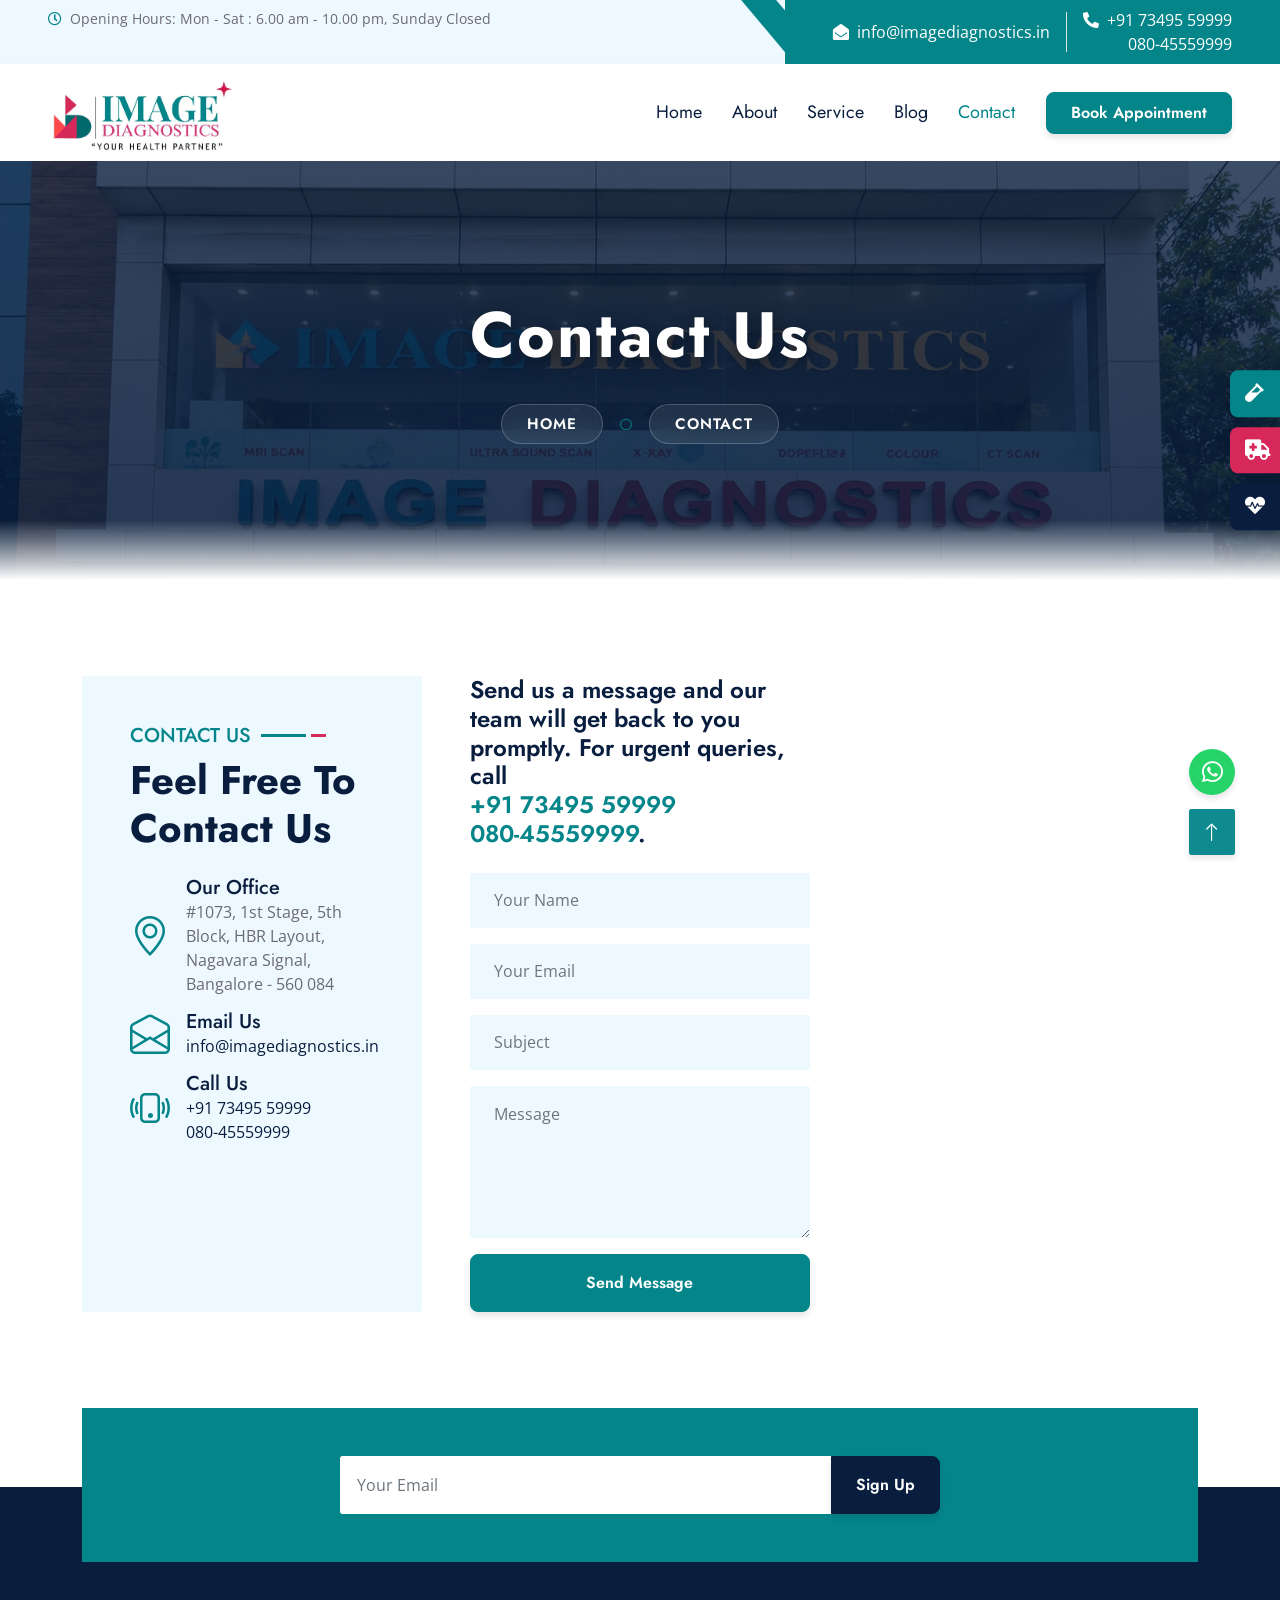
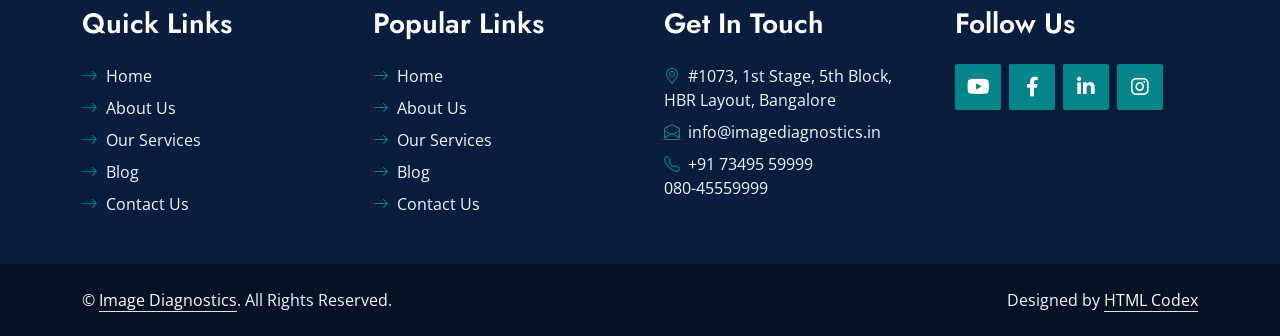
<file: contact.html>
<!DOCTYPE html>
<html lang="en">

<head>
    <meta charset="utf-8">
    <title>Image Diagnostics - Your Health Partner</title>
    <meta content="width=device-width, initial-scale=1.0" name="viewport">
    <meta content="Free HTML Templates" name="keywords">
    <meta content="Free HTML Templates" name="description">

    <!-- Favicon -->
    <link href="img/image_diagnostics_favicon.ico" rel="icon">

    <!-- Google Web Fonts -->
    <link rel="preconnect" href="https://fonts.gstatic.com">
    <link
        href="https://fonts.googleapis.com/css2?family=Jost:wght@500;600;700&family=Open+Sans:wght@400;600&display=swap"
        rel="stylesheet">

    <!-- Icon Font Stylesheet -->
    <link href="https://cdnjs.cloudflare.com/ajax/libs/font-awesome/5.10.0/css/all.min.css" rel="stylesheet">
    <link href="https://cdn.jsdelivr.net/npm/bootstrap-icons@1.4.1/font/bootstrap-icons.css" rel="stylesheet">

    <!-- Libraries Stylesheet -->
    <link href="lib/animate/animate.min.css" rel="stylesheet">

    <!-- Customized Bootstrap Stylesheet -->
    <link href="css/bootstrap.min.css" rel="stylesheet">

    <!-- Template Stylesheet -->
    <link href="css/style.css" rel="stylesheet">
</head>

<body>
    <!-- Spinner Start -->
    <div id="spinner"
        class="show bg-white position-fixed translate-middle w-100 vh-100 top-50 start-50 d-flex align-items-center justify-content-center">
        <div class="spinner-grow text-primary m-1" role="status">
            <span class="sr-only">Loading...</span>
        </div>
        <div class="spinner-grow text-dark m-1" role="status">
            <span class="sr-only">Loading...</span>
        </div>
        <div class="spinner-grow text-secondary m-1" role="status">
            <span class="sr-only">Loading...</span>
        </div>
    </div>
    <!-- Spinner End -->


    <!-- Topbar Start -->
    <div class="container-fluid bg-light ps-5 pe-0 d-none d-lg-block">
        <div class="row gx-0">
            <div class="col-md-6 text-center text-lg-start mb-2 mb-lg-0">
                <div class="d-inline-flex align-items-center">
                    <small class="py-2"><i class="far fa-clock text-primary me-2"></i>Opening Hours: Mon - Sat : 6.00 am
                        - 10.00 pm, Sunday Closed </small>
                </div>
            </div>
            <div class="col-md-6 text-center text-lg-end">
                <div class="position-relative d-inline-flex align-items-center bg-primary text-white top-shape px-5">
                    <div class="me-3 pe-3 border-end py-2">
                        <p class="m-0"><i class="fa fa-envelope-open me-2"></i><a href="mailto:info@imagediagnostics.in"
                                class="text-white text-decoration-none">info@imagediagnostics.in</a></p>
                    </div>
                    <div class="py-2">
                        <p class="m-0"><i class="fa fa-phone-alt me-2"></i><a href="tel:+917349559999"
                                class="text-white text-decoration-none">+91 73495 59999</a><br><a href="tel:08045559999"
                                class="text-white text-decoration-none">080-45559999</a></p>
                    </div>
                </div>
            </div>
        </div>
    </div>
    <!-- Topbar End -->


    <!-- Navbar Start -->
    <nav class="navbar navbar-expand-lg bg-white navbar-light shadow-sm px-5 py-3 py-lg-0">
        <a href="index.html" class="navbar-brand p-0">
            <img src="img/index_img.jpeg" alt="Image Diagnostics" style="max-height: 80px; margin-top: 5px;">
        </a>
        <button class="navbar-toggler" type="button" data-bs-toggle="collapse" data-bs-target="#navbarCollapse">
            <span class="navbar-toggler-icon"></span>
        </button>
        <div class="collapse navbar-collapse" id="navbarCollapse">
            <div class="navbar-nav ms-auto py-0">
                <a href="index.html" class="nav-item nav-link">Home</a>
                <a href="about.html" class="nav-item nav-link">About</a>
                <a href="service.html" class="nav-item nav-link">Service</a>
                <a href="blog.html" class="nav-item nav-link">Blog</a>
                <a href="contact.html" class="nav-item nav-link active">Contact</a>
            </div>
            <a href="appointment.html" class="btn btn-primary py-2 px-4 ms-3" style="border-radius: 8px;">Book
                Appointment</a>
        </div>
    </nav>
    <!-- Navbar End -->


    <!-- Hero Start -->
    <div class="container-fluid bg-primary py-5 hero-header mb-5">
        <div class="row py-3">
            <div class="col-12 text-center">
                <h1 class="display-3 text-white animated zoomIn">Contact Us</h1>
                <a href="index.html" class="h4 text-white">Home</a>
                <i class="far fa-circle text-white px-2"></i>
                <a href="contact.html" class="h4 text-white">Contact</a>
            </div>
        </div>
    </div>
    <!-- Hero End -->


    <!-- Contact Start -->
    <div class="container-fluid py-5">
        <div class="container">
            <div class="row g-5">
                <div class="col-xl-4 col-lg-6 wow slideInUp" data-wow-delay="0.1s">
                    <div class="bg-light rounded h-100 p-5">
                        <div class="section-title">
                            <h5 class="position-relative d-inline-block text-primary text-uppercase">Contact Us</h5>
                            <h1 class="display-6 mb-4">Feel Free To Contact Us</h1>
                        </div>
                        <div class="d-flex align-items-center mb-2">
                            <i class="bi bi-geo-alt fs-1 text-primary me-3"></i>
                            <div class="text-start">
                                <h5 class="mb-0">Our Office</h5>
                                <span>#1073, 1st Stage, 5th Block, HBR Layout, Nagavara Signal, Bangalore - 560
                                    084</span>
                            </div>
                        </div>
                        <div class="d-flex align-items-center mb-2">
                            <i class="bi bi-envelope-open fs-1 text-primary me-3"></i>
                            <div class="text-start">
                                <h5 class="mb-0">Email Us</h5>
                                <span><a href="mailto:info@imagediagnostics.in"
                                        class="text-dark text-decoration-none">info@imagediagnostics.in</a></span>
                            </div>
                        </div>
                        <div class="d-flex align-items-center">
                            <i class="bi bi-phone-vibrate fs-1 text-primary me-3"></i>
                            <div class="text-start">
                                <h5 class="mb-0">Call Us</h5>
                                <span><a href="tel:+917349559999" class="text-dark text-decoration-none">+91 73495
                                        59999</a><br><a href="tel:08045559999" class="text-dark text-decoration-none">080-45559999</a></span>
                            </div>
                        </div>
                    </div>
                </div>
                <div class="col-xl-4 col-lg-6 wow slideInUp" data-wow-delay="0.3s">
                    <h4 class="mb-4">Send us a message and our team will get back to you promptly. For urgent queries,
                        call <br><a href="tel:+917349559999" class="text-primary">+91 73495 59999</a><br><a
                            href="tel:08045559999" class="text-primary">080-45559999</a>.</h4>
                    <form data-formsubmit data-subject="New Contact Enquiry from Contact Page">
                        <input type="hidden" name="_template" value="table">
                        <input type="hidden" name="Form Source" value="Contact Page Form">
                        <div class="row g-3">
                            <div class="col-12">
                                <input type="text" name="Name" class="form-control border-0 bg-light px-4" placeholder="Your Name"
                                    style="height: 55px;" required>
                            </div>
                            <div class="col-12">
                                <input type="email" name="Email" class="form-control border-0 bg-light px-4" placeholder="Your Email"
                                    style="height: 55px;" required>
                            </div>
                            <div class="col-12">
                                <input type="text" name="Subject" class="form-control border-0 bg-light px-4" placeholder="Subject"
                                    style="height: 55px;" required>
                            </div>
                            <div class="col-12">
                                <textarea name="Message" class="form-control border-0 bg-light px-4 py-3" rows="5"
                                    placeholder="Message" required></textarea>
                            </div>
                            <div class="col-12">
                                <button class="btn btn-primary w-100 py-3" type="submit">Send Message</button>
                            </div>
                        </div>
                    </form>
                </div>
                <div class="col-xl-4 col-lg-12 wow slideInUp" data-wow-delay="0.6s">
                    <iframe src="https://www.google.com/maps/embed?pb=!1m14!1m8!1m3!1d348.58407619616685!2d77.6247588!3d13.0398811!3m2!1i1024!2i768!4f13.1!3m3!1m2!1s0x3bae176c7863fdb1%3A0x385616165ba6721d!2sImage%20Diagnostics!5e1!3m2!1sen!2sin!4v1781852575539!5m2!1sen!2sin" width="600" height="450" style="border:0;" allowfullscreen="" loading="lazy" referrerpolicy="no-referrer-when-downgrade"></iframe>
                </div>
            </div>
        </div>
    </div>
    <!-- Contact End -->


    <!-- Newsletter Start -->
    <div class="container-fluid position-relative pt-5 wow fadeInUp" data-wow-delay="0.1s" style="z-index: 1;">
        <div class="container">
            <div class="bg-primary p-5">
                <form class="mx-auto" style="max-width: 600px;">
                    <div class="input-group">
                        <input type="text" class="form-control border-white p-3" placeholder="Your Email">
                        <button class="btn btn-dark px-4">Sign Up</button>
                    </div>
                </form>
            </div>
        </div>
    </div>
    <!-- Newsletter End -->


    <!-- Footer Start -->
    <div class="container-fluid bg-dark text-light py-5 wow fadeInUp" data-wow-delay="0.3s" style="margin-top: -75px;">
        <div class="container pt-5">
            <div class="row g-5 pt-4">
                <div class="col-lg-3 col-md-6">
                    <h3 class="text-white mb-4">Quick Links</h3>
                    <div class="d-flex flex-column justify-content-start">
                        <a class="text-light mb-2" href="index.html"><i
                                class="bi bi-arrow-right text-primary me-2"></i>Home</a>
                        <a class="text-light mb-2" href="about.html"><i
                                class="bi bi-arrow-right text-primary me-2"></i>About Us</a>
                        <a class="text-light mb-2" href="service.html"><i
                                class="bi bi-arrow-right text-primary me-2"></i>Our Services</a>
                        <a class="text-light mb-2" href="blog.html"><i
                                class="bi bi-arrow-right text-primary me-2"></i>Blog</a>
                        <a class="text-light" href="contact.html"><i
                                class="bi bi-arrow-right text-primary me-2"></i>Contact Us</a>
                    </div>
                </div>
                <div class="col-lg-3 col-md-6">
                    <h3 class="text-white mb-4">Popular Links</h3>
                    <div class="d-flex flex-column justify-content-start">
                        <a class="text-light mb-2" href="index.html"><i
                                class="bi bi-arrow-right text-primary me-2"></i>Home</a>
                        <a class="text-light mb-2" href="about.html"><i
                                class="bi bi-arrow-right text-primary me-2"></i>About Us</a>
                        <a class="text-light mb-2" href="service.html"><i
                                class="bi bi-arrow-right text-primary me-2"></i>Our Services</a>
                        <a class="text-light mb-2" href="blog.html"><i
                                class="bi bi-arrow-right text-primary me-2"></i>Blog</a>
                        <a class="text-light" href="contact.html"><i
                                class="bi bi-arrow-right text-primary me-2"></i>Contact Us</a>
                    </div>
                </div>
                <div class="col-lg-3 col-md-6">
                    <h3 class="text-white mb-4">Get In Touch</h3>
                    <p class="mb-2"><i class="bi bi-geo-alt text-primary me-2"></i>#1073, 1st Stage, 5th Block, HBR
                        Layout, Bangalore</p>
                    <p class="mb-2"><i class="bi bi-envelope-open text-primary me-2"></i><a
                            href="mailto:info@imagediagnostics.in"
                            class="text-light text-decoration-none">info@imagediagnostics.in</a></p>
                    <p class="mb-0"><i class="bi bi-telephone text-primary me-2"></i><a href="tel:+917349559999"
                            class="text-light text-decoration-none">+91 73495 59999</a><br><a href="tel:08045559999"
                            class="text-light text-decoration-none">080-45559999</a></p>
                </div>
                <div class="col-lg-3 col-md-6">
                    <h3 class="text-white mb-4">Follow Us</h3>
                    <div class="d-flex">
                        <a class="btn btn-lg btn-primary btn-lg-square rounded me-2"
                            href="https://www.youtube.com/@imagediagnostics7093" target="_blank"
                            rel="noopener noreferrer"><i class="fab fa-youtube fw-normal"></i></a>
                        <a class="btn btn-lg btn-primary btn-lg-square rounded me-2"
                            href="https://www.facebook.com/share/1EjTans8A4/?mibextid=wwXIfr" target="_blank"
                            rel="noopener noreferrer"><i class="fab fa-facebook-f fw-normal"></i></a>
                        <a class="btn btn-lg btn-primary btn-lg-square rounded me-2"
                            href="https://www.linkedin.com/in/image-diagnostics-4b1842392" target="_blank"
                            rel="noopener noreferrer"><i class="fab fa-linkedin-in fw-normal"></i></a>
                        <a class="btn btn-lg btn-primary btn-lg-square rounded"
                            href="https://www.instagram.com/image1diagnostics" target="_blank"
                            rel="noopener noreferrer"><i class="fab fa-instagram fw-normal"></i></a>
                    </div>
                </div>
            </div>
        </div>
    </div>
    <div class="container-fluid text-light py-4" style="background: #051225;">
        <div class="container">
            <div class="row g-0">
                <div class="col-md-6 text-center text-md-start">
                    <p class="mb-md-0">&copy; <a class="text-white border-bottom" href="index.html">Image
                            Diagnostics</a>. All Rights Reserved.</p>
                </div>
                <div class="col-md-6 text-center text-md-end">
                    <!--/*** The authorâ€™s attribution link below must remain intact on your website. ***/-->
                    <!--/*** If you wish to remove this credit link, please purchase the Pro Version from https://htmlcodex.com . ***/-->
                    <p class="mb-0">Designed by <a class="text-white border-bottom" href="https://htmlcodex.com">HTML
                            Codex</a></p>
                </div>
            </div>
        </div>
    </div>
    <!-- Footer End -->


    <!-- Back to Top -->
    <a href="#" class="btn btn-lg btn-primary btn-lg-square rounded back-to-top"><i class="bi bi-arrow-up"></i></a>

    <!-- Floating Services Sidebar -->
    <div class="floating-services">
        <a href="appointment.html" class="floating-service-item" title="Blood Sample Collection">
            <i class="fas fa-vial"></i>
            <span>Blood Collection</span>
        </a>
        <a href="contact.html" class="floating-service-item" title="Free Ambulance Within 5Km">
            <i class="fas fa-ambulance"></i>
            <span>Free Ambulance Within 5Km</span>
        </a>
        <a href="service.html" class="floating-service-item" title="ECG at Home">
            <i class="fas fa-heartbeat"></i>
            <span>ECG at Home</span>
        </a>
    </div>

    <!-- WhatsApp Icon -->
    <a href="https://wa.me/917349559999" class="whatsapp-icon" target="_blank" rel="noopener noreferrer"><i
            class="fab fa-whatsapp"></i></a>


    <!-- JavaScript Libraries -->
    <script src="https://code.jquery.com/jquery-3.4.1.min.js"></script>
    <script src="https://cdn.jsdelivr.net/npm/bootstrap@5.0.0/dist/js/bootstrap.bundle.min.js"></script>
    <script src="lib/wow/wow.min.js"></script>
    <script src="lib/easing/easing.min.js"></script>
    <script src="lib/waypoints/waypoints.min.js"></script>

    <!-- Template Javascript -->
    <script src="js/main.js"></script>
    <!-- Form Handler -->
    <script src="js/form-handler.js"></script>
</body>

</html>
</file>
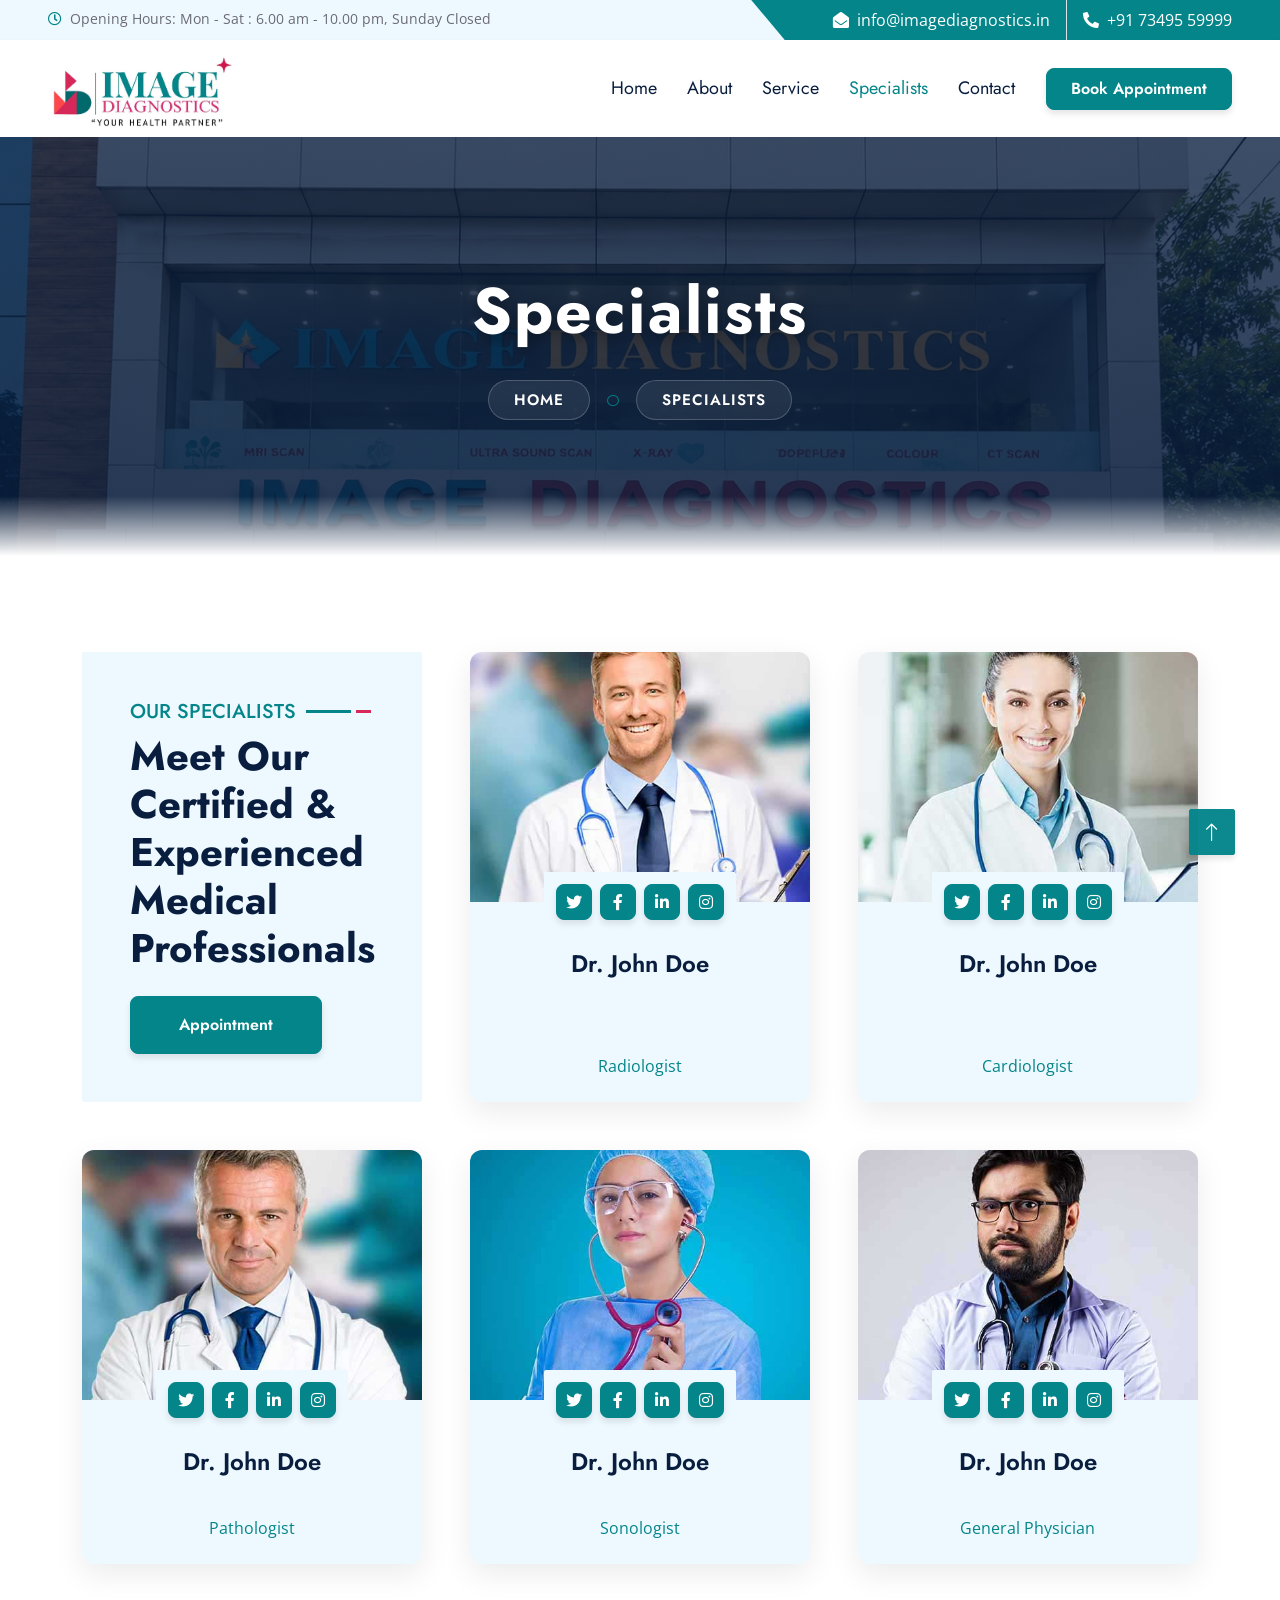
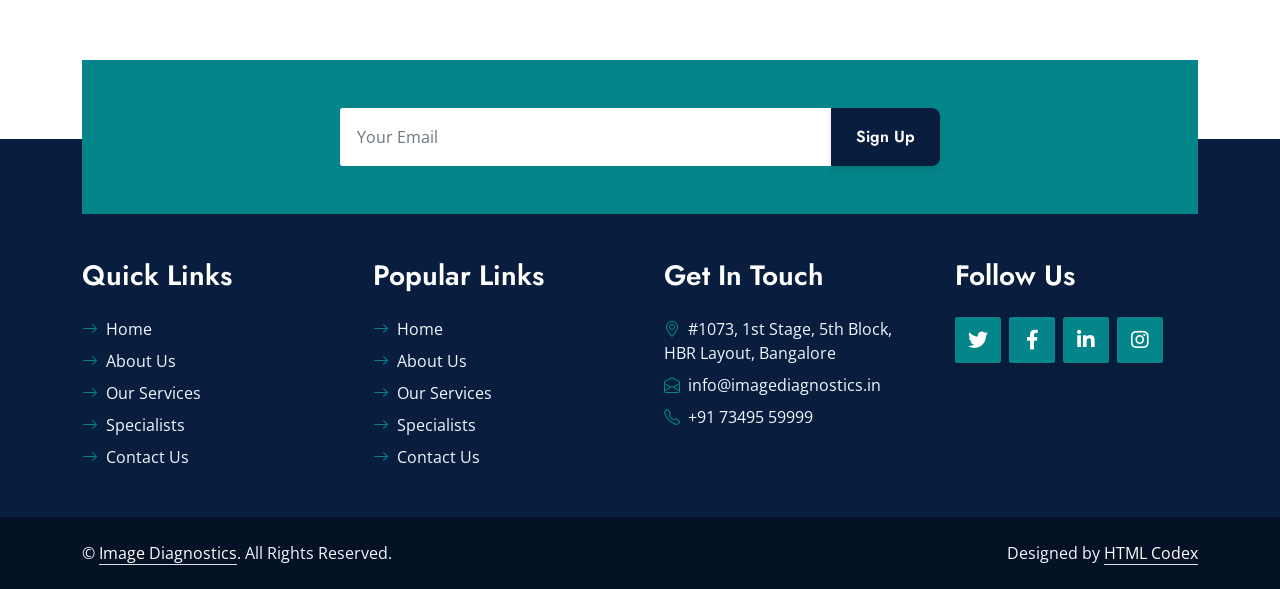
<file: team.html>
<!DOCTYPE html>
<html lang="en">

<head>
    <meta charset="utf-8">
    <title>Image Diagnostics - Your Health Partner</title>
    <meta content="width=device-width, initial-scale=1.0" name="viewport">
    <meta content="Free HTML Templates" name="keywords">
    <meta content="Free HTML Templates" name="description">

    <!-- Favicon -->
    <link href="img/image_diagnostics_favicon.ico" rel="icon">

    <!-- Google Web Fonts -->
    <link rel="preconnect" href="https://fonts.gstatic.com">
    <link href="https://fonts.googleapis.com/css2?family=Jost:wght@500;600;700&family=Open+Sans:wght@400;600&display=swap" rel="stylesheet"> 

    <!-- Icon Font Stylesheet -->
    <link href="https://cdnjs.cloudflare.com/ajax/libs/font-awesome/5.10.0/css/all.min.css" rel="stylesheet">
    <link href="https://cdn.jsdelivr.net/npm/bootstrap-icons@1.4.1/font/bootstrap-icons.css" rel="stylesheet">

    <!-- Libraries Stylesheet -->
    <link href="lib/animate/animate.min.css" rel="stylesheet">

    <!-- Customized Bootstrap Stylesheet -->
    <link href="css/bootstrap.min.css" rel="stylesheet">

    <!-- Template Stylesheet -->
    <link href="css/style.css" rel="stylesheet">
</head>

<body>
    <!-- Spinner Start -->
    <div id="spinner" class="show bg-white position-fixed translate-middle w-100 vh-100 top-50 start-50 d-flex align-items-center justify-content-center">
        <div class="spinner-grow text-primary m-1" role="status">
            <span class="sr-only">Loading...</span>
        </div>
        <div class="spinner-grow text-dark m-1" role="status">
            <span class="sr-only">Loading...</span>
        </div>
        <div class="spinner-grow text-secondary m-1" role="status">
            <span class="sr-only">Loading...</span>
        </div>
    </div>
    <!-- Spinner End -->


    <!-- Topbar Start -->
    <div class="container-fluid bg-light ps-5 pe-0 d-none d-lg-block">
        <div class="row gx-0">
            <div class="col-md-6 text-center text-lg-start mb-2 mb-lg-0">
                <div class="d-inline-flex align-items-center">
                    <small class="py-2"><i class="far fa-clock text-primary me-2"></i>Opening Hours: Mon - Sat : 6.00 am - 10.00 pm, Sunday Closed </small>
                </div>
            </div>
            <div class="col-md-6 text-center text-lg-end">
                <div class="position-relative d-inline-flex align-items-center bg-primary text-white top-shape px-5">
                    <div class="me-3 pe-3 border-end py-2">
                        <p class="m-0"><i class="fa fa-envelope-open me-2"></i><a href="mailto:info@imagediagnostics.in" class="text-white text-decoration-none">info@imagediagnostics.in</a></p>
                    </div>
                    <div class="py-2">
                        <p class="m-0"><i class="fa fa-phone-alt me-2"></i><a href="tel:+917349559999" class="text-white text-decoration-none">+91 73495 59999</a></p>
                    </div>
                </div>
            </div>
        </div>
    </div>
    <!-- Topbar End -->


    <!-- Navbar Start -->
    <nav class="navbar navbar-expand-lg bg-white navbar-light shadow-sm px-5 py-3 py-lg-0">
        <a href="index.html" class="navbar-brand p-0">
            <img src="img/index_img.jpeg" alt="Image Diagnostics" style="max-height: 80px; margin-top: 5px;">
        </a>
        <button class="navbar-toggler" type="button" data-bs-toggle="collapse" data-bs-target="#navbarCollapse">
            <span class="navbar-toggler-icon"></span>
        </button>
        <div class="collapse navbar-collapse" id="navbarCollapse">
            <div class="navbar-nav ms-auto py-0">
                <a href="index.html" class="nav-item nav-link">Home</a>
                <a href="about.html" class="nav-item nav-link">About</a>
                <a href="service.html" class="nav-item nav-link">Service</a>
                <a href="team.html" class="nav-item nav-link active">Specialists</a>
                <a href="contact.html" class="nav-item nav-link">Contact</a>
            </div>
            <a href="appointment.html" class="btn btn-primary py-2 px-4 ms-3" style="border-radius: 8px;">Book Appointment</a>
        </div>
    </nav>
    <!-- Navbar End -->


    <!-- Hero Start -->
    <div class="container-fluid bg-primary py-5 hero-header mb-5">
        <div class="row py-3">
            <div class="col-12 text-center">
                <h1 class="display-3 text-white animated zoomIn">Specialists</h1>
                <a href="index.html" class="h4 text-white">Home</a>
                <i class="far fa-circle text-white px-2"></i>
                <a href="team.html" class="h4 text-white">Specialists</a>
            </div>
        </div>
    </div>
    <!-- Hero End -->


    <!-- Team Start -->
    <div class="container-fluid py-5">
        <div class="container">
            <div class="row g-5">
                <div class="col-lg-4 wow slideInUp" data-wow-delay="0.1s">
                    <div class="section-title bg-light rounded h-100 p-5">
                        <h5 class="position-relative d-inline-block text-primary text-uppercase">Our Specialists</h5>
                        <h1 class="display-6 mb-4">Meet Our Certified & Experienced Medical Professionals</h1>
                        <a href="appointment.html" class="btn btn-primary py-3 px-5">Appointment</a>
                    </div>
                </div>
                <div class="col-lg-4 wow slideInUp" data-wow-delay="0.3s">
                    <div class="team-item">
                        <div class="position-relative rounded-top" style="z-index: 1;">
                            <img class="img-fluid rounded-top w-100" src="img/team-1.jpg" alt="">
                            <div class="position-absolute top-100 start-50 translate-middle bg-light rounded p-2 d-flex">
                                <a class="btn btn-primary btn-square m-1" href="https://twitter.com"><i class="fab fa-twitter fw-normal"></i></a>
                                <a class="btn btn-primary btn-square m-1" href="https://facebook.com"><i class="fab fa-facebook-f fw-normal"></i></a>
                                <a class="btn btn-primary btn-square m-1" href="https://linkedin.com"><i class="fab fa-linkedin-in fw-normal"></i></a>
                                <a class="btn btn-primary btn-square m-1" href="https://instagram.com"><i class="fab fa-instagram fw-normal"></i></a>
                            </div>
                        </div>
                        <div class="team-text position-relative bg-light text-center rounded-bottom p-4 pt-5">
                            <h4 class="mb-2">Dr. John Doe</h4>
                            <p class="text-primary mb-0">Radiologist</p>
                        </div>
                    </div>
                </div>
                <div class="col-lg-4 wow slideInUp" data-wow-delay="0.6s">
                    <div class="team-item">
                        <div class="position-relative rounded-top" style="z-index: 1;">
                            <img class="img-fluid rounded-top w-100" src="img/team-2.jpg" alt="">
                            <div class="position-absolute top-100 start-50 translate-middle bg-light rounded p-2 d-flex">
                                <a class="btn btn-primary btn-square m-1" href="https://twitter.com"><i class="fab fa-twitter fw-normal"></i></a>
                                <a class="btn btn-primary btn-square m-1" href="https://facebook.com"><i class="fab fa-facebook-f fw-normal"></i></a>
                                <a class="btn btn-primary btn-square m-1" href="https://linkedin.com"><i class="fab fa-linkedin-in fw-normal"></i></a>
                                <a class="btn btn-primary btn-square m-1" href="https://instagram.com"><i class="fab fa-instagram fw-normal"></i></a>
                            </div>
                        </div>
                        <div class="team-text position-relative bg-light text-center rounded-bottom p-4 pt-5">
                            <h4 class="mb-2">Dr. John Doe</h4>
                            <p class="text-primary mb-0">Cardiologist</p>
                        </div>
                    </div>
                </div>
                <div class="col-lg-4 wow slideInUp" data-wow-delay="0.1s">
                    <div class="team-item">
                        <div class="position-relative rounded-top" style="z-index: 1;">
                            <img class="img-fluid rounded-top w-100" src="img/team-3.jpg" alt="">
                            <div class="position-absolute top-100 start-50 translate-middle bg-light rounded p-2 d-flex">
                                <a class="btn btn-primary btn-square m-1" href="https://twitter.com"><i class="fab fa-twitter fw-normal"></i></a>
                                <a class="btn btn-primary btn-square m-1" href="https://facebook.com"><i class="fab fa-facebook-f fw-normal"></i></a>
                                <a class="btn btn-primary btn-square m-1" href="https://linkedin.com"><i class="fab fa-linkedin-in fw-normal"></i></a>
                                <a class="btn btn-primary btn-square m-1" href="https://instagram.com"><i class="fab fa-instagram fw-normal"></i></a>
                            </div>
                        </div>
                        <div class="team-text position-relative bg-light text-center rounded-bottom p-4 pt-5">
                            <h4 class="mb-2">Dr. John Doe</h4>
                            <p class="text-primary mb-0">Pathologist</p>
                        </div>
                    </div>
                </div>
                <div class="col-lg-4 wow slideInUp" data-wow-delay="0.3s">
                    <div class="team-item">
                        <div class="position-relative rounded-top" style="z-index: 1;">
                            <img class="img-fluid rounded-top w-100" src="img/team-4.jpg" alt="">
                            <div class="position-absolute top-100 start-50 translate-middle bg-light rounded p-2 d-flex">
                                <a class="btn btn-primary btn-square m-1" href="https://twitter.com"><i class="fab fa-twitter fw-normal"></i></a>
                                <a class="btn btn-primary btn-square m-1" href="https://facebook.com"><i class="fab fa-facebook-f fw-normal"></i></a>
                                <a class="btn btn-primary btn-square m-1" href="https://linkedin.com"><i class="fab fa-linkedin-in fw-normal"></i></a>
                                <a class="btn btn-primary btn-square m-1" href="https://instagram.com"><i class="fab fa-instagram fw-normal"></i></a>
                            </div>
                        </div>
                        <div class="team-text position-relative bg-light text-center rounded-bottom p-4 pt-5">
                            <h4 class="mb-2">Dr. John Doe</h4>
                            <p class="text-primary mb-0">Sonologist</p>
                        </div>
                    </div>
                </div>
                <div class="col-lg-4 wow slideInUp" data-wow-delay="0.6s">
                    <div class="team-item">
                        <div class="position-relative rounded-top" style="z-index: 1;">
                            <img class="img-fluid rounded-top w-100" src="img/team-5.jpg" alt="">
                            <div class="position-absolute top-100 start-50 translate-middle bg-light rounded p-2 d-flex">
                                <a class="btn btn-primary btn-square m-1" href="https://twitter.com"><i class="fab fa-twitter fw-normal"></i></a>
                                <a class="btn btn-primary btn-square m-1" href="https://facebook.com"><i class="fab fa-facebook-f fw-normal"></i></a>
                                <a class="btn btn-primary btn-square m-1" href="https://linkedin.com"><i class="fab fa-linkedin-in fw-normal"></i></a>
                                <a class="btn btn-primary btn-square m-1" href="https://instagram.com"><i class="fab fa-instagram fw-normal"></i></a>
                            </div>
                        </div>
                        <div class="team-text position-relative bg-light text-center rounded-bottom p-4 pt-5">
                            <h4 class="mb-2">Dr. John Doe</h4>
                            <p class="text-primary mb-0">General Physician</p>
                        </div>
                    </div>
                </div>
            </div>
        </div>
    </div>
    <!-- Team End -->
    

    <!-- Newsletter Start -->
    <div class="container-fluid position-relative pt-5 wow fadeInUp" data-wow-delay="0.1s" style="z-index: 1;">
        <div class="container">
            <div class="bg-primary p-5">
                <form class="mx-auto" style="max-width: 600px;">
                    <div class="input-group">
                        <input type="text" class="form-control border-white p-3" placeholder="Your Email">
                        <button class="btn btn-dark px-4">Sign Up</button>
                    </div>
                </form>
            </div>
        </div>
    </div>
    <!-- Newsletter End -->
    

    <!-- Footer Start -->
    <div class="container-fluid bg-dark text-light py-5 wow fadeInUp" data-wow-delay="0.3s" style="margin-top: -75px;">
        <div class="container pt-5">
            <div class="row g-5 pt-4">
                <div class="col-lg-3 col-md-6">
                    <h3 class="text-white mb-4">Quick Links</h3>
                    <div class="d-flex flex-column justify-content-start">
                        <a class="text-light mb-2" href="index.html"><i class="bi bi-arrow-right text-primary me-2"></i>Home</a>
                        <a class="text-light mb-2" href="about.html"><i class="bi bi-arrow-right text-primary me-2"></i>About Us</a>
                        <a class="text-light mb-2" href="service.html"><i class="bi bi-arrow-right text-primary me-2"></i>Our Services</a>
                        <a class="text-light mb-2" href="team.html"><i class="bi bi-arrow-right text-primary me-2"></i>Specialists</a>
                        <a class="text-light" href="contact.html"><i class="bi bi-arrow-right text-primary me-2"></i>Contact Us</a>
                    </div>
                </div>
                <div class="col-lg-3 col-md-6">
                    <h3 class="text-white mb-4">Popular Links</h3>
                    <div class="d-flex flex-column justify-content-start">
                        <a class="text-light mb-2" href="index.html"><i class="bi bi-arrow-right text-primary me-2"></i>Home</a>
                        <a class="text-light mb-2" href="about.html"><i class="bi bi-arrow-right text-primary me-2"></i>About Us</a>
                        <a class="text-light mb-2" href="service.html"><i class="bi bi-arrow-right text-primary me-2"></i>Our Services</a>
                        <a class="text-light mb-2" href="team.html"><i class="bi bi-arrow-right text-primary me-2"></i>Specialists</a>
                        <a class="text-light" href="contact.html"><i class="bi bi-arrow-right text-primary me-2"></i>Contact Us</a>
                    </div>
                </div>
                <div class="col-lg-3 col-md-6">
                    <h3 class="text-white mb-4">Get In Touch</h3>
                    <p class="mb-2"><i class="bi bi-geo-alt text-primary me-2"></i>#1073, 1st Stage, 5th Block, HBR Layout, Bangalore</p>
                    <p class="mb-2"><i class="bi bi-envelope-open text-primary me-2"></i><a href="mailto:info@imagediagnostics.in" class="text-light text-decoration-none">info@imagediagnostics.in</a></p>
                    <p class="mb-0"><i class="bi bi-telephone text-primary me-2"></i><a href="tel:+917349559999" class="text-light text-decoration-none">+91 73495 59999</a></p>
                </div>
                <div class="col-lg-3 col-md-6">
                    <h3 class="text-white mb-4">Follow Us</h3>
                    <div class="d-flex">
                        <a class="btn btn-lg btn-primary btn-lg-square rounded me-2" href="https://twitter.com"><i class="fab fa-twitter fw-normal"></i></a>
                        <a class="btn btn-lg btn-primary btn-lg-square rounded me-2" href="https://facebook.com"><i class="fab fa-facebook-f fw-normal"></i></a>
                        <a class="btn btn-lg btn-primary btn-lg-square rounded me-2" href="https://linkedin.com"><i class="fab fa-linkedin-in fw-normal"></i></a>
                        <a class="btn btn-lg btn-primary btn-lg-square rounded" href="https://instagram.com"><i class="fab fa-instagram fw-normal"></i></a>
                    </div>
                </div>
            </div>
        </div>
    </div>
    <div class="container-fluid text-light py-4" style="background: #051225;">
        <div class="container">
            <div class="row g-0">
                <div class="col-md-6 text-center text-md-start">
                    <p class="mb-md-0">&copy; <a class="text-white border-bottom" href="index.html">Image Diagnostics</a>. All Rights Reserved.</p>
                </div>
                <div class="col-md-6 text-center text-md-end">
                    <!--/*** The author’s attribution link below must remain intact on your website. ***/-->
                    <!--/*** If you wish to remove this credit link, please purchase the Pro Version from https://htmlcodex.com . ***/-->
                    <p class="mb-0">Designed by <a class="text-white border-bottom" href="https://htmlcodex.com">HTML Codex</a></p>
                </div>
            </div>
        </div>
    </div>
    <!-- Footer End -->


    <!-- Back to Top -->
    <a href="#" class="btn btn-lg btn-primary btn-lg-square rounded back-to-top"><i class="bi bi-arrow-up"></i></a>


    <!-- JavaScript Libraries -->
    <script src="https://code.jquery.com/jquery-3.4.1.min.js"></script>
    <script src="https://cdn.jsdelivr.net/npm/bootstrap@5.0.0/dist/js/bootstrap.bundle.min.js"></script>
    <script src="lib/wow/wow.min.js"></script>
    <script src="lib/easing/easing.min.js"></script>
    <script src="lib/waypoints/waypoints.min.js"></script>

    <!-- Template Javascript -->
    <script src="js/main.js"></script>
</body>

</html>
</file>
<file: css/style.css>
/********** Template CSS **********/
:root {
    --primary: #04858A;
    --secondary: #D62859;
    --light: #EEF9FF;
    --dark: #091E3E;
}

h1,
h2,
.font-weight-bold {
    font-weight: 700 !important;
}

h3,
h4,
.font-weight-semi-bold {
    font-weight: 600 !important;
}

h5,
h6,
.font-weight-medium {
    font-weight: 500 !important;
}

.btn {
    font-family: 'Jost', sans-serif;
    font-weight: 600;
    transition: all 0.3s ease;
    border-radius: 8px;
    box-shadow: 0 4px 6px rgba(0, 0, 0, 0.1);
}

.btn-primary,
.btn-secondary {
    color: #FFFFFF;
}

.btn-primary:hover {
    background: var(--secondary);
    border-color: var(--secondary);
    transform: translateY(-2px);
    box-shadow: 0 6px 12px rgba(0, 0, 0, 0.15);
}

.btn-secondary:hover {
    background: var(--primary);
    border-color: var(--primary);
    transform: translateY(-2px);
    box-shadow: 0 6px 12px rgba(0, 0, 0, 0.15);
}

.btn-square {
    width: 36px;
    height: 36px;
}

.btn-sm-square {
    width: 28px;
    height: 28px;
}

.btn-lg-square {
    width: 46px;
    height: 46px;
}

.btn-square,
.btn-sm-square,
.btn-lg-square {
    padding-left: 0;
    padding-right: 0;
    text-align: center;
}

#spinner {
    opacity: 0;
    visibility: hidden;
    transition: opacity .5s ease-out, visibility 0s linear .5s;
    z-index: 99999;
}

#spinner.show {
    transition: opacity .5s ease-out, visibility 0s linear 0s;
    visibility: visible;
    opacity: 1;
}

.back-to-top {
    position: fixed;
    display: none;
    right: 45px;
    bottom: 45px;
    z-index: 99;
}

.whatsapp-icon {
    position: fixed;
    display: flex;
    align-items: center;
    justify-content: center;
    right: 45px;
    bottom: 105px;
    z-index: 99;
    background-color: #25d366;
    color: white;
    border-radius: 50%;
    width: 46px;
    height: 46px;
    font-size: 24px;
    box-shadow: 0 4px 6px rgba(0, 0, 0, 0.1);
    transition: all 0.3s ease;
}

.whatsapp-icon:hover {
    background-color: #128c7e;
    color: white;
    transform: translateY(-2px);
    box-shadow: 0 6px 12px rgba(0, 0, 0, 0.15);
}

.top-shape::before {
    position: absolute;
    content: "";
    width: 35px;
    height: 100%;
    top: 0;
    left: -17px;
    background: var(--primary);
    transform: skew(40deg);
}

.navbar-light .navbar-nav .nav-link {
    font-family: 'Jost', sans-serif;
    padding: 35px 15px;
    font-size: 18px;
    color: var(--dark);
    outline: none;
    transition: all 0.3s ease;
}

.sticky-top.navbar-light .navbar-nav .nav-link {
    padding: 20px 15px;
}

.navbar-light .navbar-nav .nav-link:hover,
.navbar-light .navbar-nav .nav-link.active {
    color: var(--primary);
}

@media (max-width: 991.98px) {

    .navbar-light .navbar-nav .nav-link,
    .sticky-top.navbar-light .navbar-nav .nav-link {
        padding: 10px 0;
    }
}

.carousel-caption {
    top: 0;
    left: 0;
    right: 0;
    bottom: 0;
    background: linear-gradient(rgba(9, 30, 62, 0.8), rgba(9, 30, 62, 0.5));
    z-index: 1;
}

@media (max-width: 576px) {
    .carousel-caption h5 {
        font-size: 14px;
        font-weight: 500 !important;
    }

    .carousel-caption h1 {
        font-size: 30px;
        font-weight: 600 !important;
    }
}

.carousel-control-prev,
.carousel-control-next {
    width: 10%;
}

.carousel-control-prev-icon,
.carousel-control-next-icon {
    width: 3rem;
    height: 3rem;
}

.section-title h5::before {
    position: absolute;
    content: "";
    width: 45px;
    height: 3px;
    right: -55px;
    bottom: 11px;
    background: var(--primary);
}

.section-title h5::after {
    position: absolute;
    content: "";
    width: 15px;
    height: 3px;
    right: -75px;
    bottom: 11px;
    background: var(--secondary);
}

.hero-header {
    background: linear-gradient(rgba(9, 30, 62, 0.75), rgba(9, 30, 62, 0.95)), url(../img/carousel-1.jpg) center center no-repeat;
    background-size: cover;
    background-attachment: fixed;
    padding: 120px 0 !important;
    position: relative;
}

.hero-header::after {
    content: '';
    position: absolute;
    bottom: 0;
    left: 0;
    width: 100%;
    height: 60px;
    background: linear-gradient(to top, rgba(255, 255, 255, 1), rgba(255, 255, 255, 0));
    pointer-events: none;
}

.hero-header .display-3 {
    font-weight: 700;
    letter-spacing: 2px;
    text-shadow: 2px 5px 15px rgba(0, 0, 0, 0.4);
    margin-bottom: 30px;
}

.hero-header .h4 {
    font-size: 0.95rem;
    font-weight: 600;
    letter-spacing: 1px;
    text-transform: uppercase;
    padding: 10px 25px;
    border-radius: 50px;
    background: rgba(255, 255, 255, 0.08);
    backdrop-filter: blur(10px);
    -webkit-backdrop-filter: blur(10px);
    border: 1px solid rgba(255, 255, 255, 0.2);
    transition: all 0.3s ease;
    display: inline-block;
    margin: 0;
}

.hero-header .h4:hover {
    background: var(--primary);
    border-color: var(--primary);
    transform: translateY(-3px);
    box-shadow: 0 8px 20px rgba(4, 133, 138, 0.4);
    color: #ffffff !important;
}

.hero-header i {
    font-size: 0.75rem;
    opacity: 0.8;
    margin: 0 5px;
    vertical-align: middle;
    color: var(--primary) !important;
}

.service-item img,
.service-item .bg-light,
.service-item .bg-light h5,
.team-item .team-text {
    transition: all 0.4s ease;
}

.service-item,
.team-item {
    border-radius: 12px;
    box-shadow: 0 10px 30px rgba(0, 0, 0, 0.05);
    background: #fff;
}

.service-item:hover img {
    transform: scale(1.1);
}

.service-item:hover,
.team-item:hover {
    transform: translateY(-8px);
    box-shadow: 0 15px 35px rgba(0, 0, 0, 0.1);
}

.team-item .team-text::after,
.service-item .bg-light::after {
    display: none;
}

/* Blog Cards Same Height */
.team-item {
    height: 100%;
    display: flex;
    flex-direction: column;
    border-radius: 12px;
    overflow: hidden;
    background: #fff;
    box-shadow: 0 10px 30px rgba(0, 0, 0, .08);
}

.team-item img {
    width: 100%;
    height: 250px;
    object-fit: cover;
}

.team-text {
    flex: 1;
    display: flex;
    flex-direction: column;
    justify-content: space-between;
    padding: 25px;
}

.team-text h4 {
    min-height: 60px;
}

.team-text .btn {
    margin-top: auto;
}

/* Floating Services Sidebar */
.floating-services {
    position: fixed;
    top: 50%;
    transform: translateY(-50%);
    right: 0;
    z-index: 999;
    display: flex;
    flex-direction: column;
    gap: 10px;
}

.floating-service-item {
    display: flex;
    align-items: center;
    justify-content: flex-start;
    background-color: var(--primary);
    color: white;
    padding: 12px 15px;
    border-radius: 8px 0 0 8px;
    text-decoration: none;
    box-shadow: -4px 4px 10px rgba(0, 0, 0, 0.1);
    transition: all 0.3s ease;
    transform: translateX(calc(100% - 50px));
    width: 270px;
}

.floating-service-item:nth-child(2) {
    background-color: var(--secondary);
}

.floating-service-item:nth-child(3) {
    background-color: var(--dark);
}

.floating-service-item i {
    font-size: 20px;
    min-width: 35px;
}

.floating-service-item span {
    font-family: 'Jost', sans-serif;
    font-weight: 600;
    font-size: 15px;
    white-space: nowrap;
}

.floating-service-item:hover {
    transform: translateX(0);
    color: white;
}

/* NABL Fixed Logo */
.nabl-fixed {
    position: fixed;
    bottom: 30px;
    left: 30px;
    z-index: 99;
    background: white;
    padding: 10px;
    border-radius: 12px;
    box-shadow: 0 4px 15px rgba(0, 0, 0, 0.15);
    transition: all 0.3s ease;
    display: flex;
    align-items: center;
    justify-content: center;
}

.nabl-fixed:hover {
    transform: translateY(-5px);
    box-shadow: 0 8px 25px rgba(0, 0, 0, 0.2);
}

.nabl-fixed img {
    height: 60px;
    width: auto;
}
</file>
